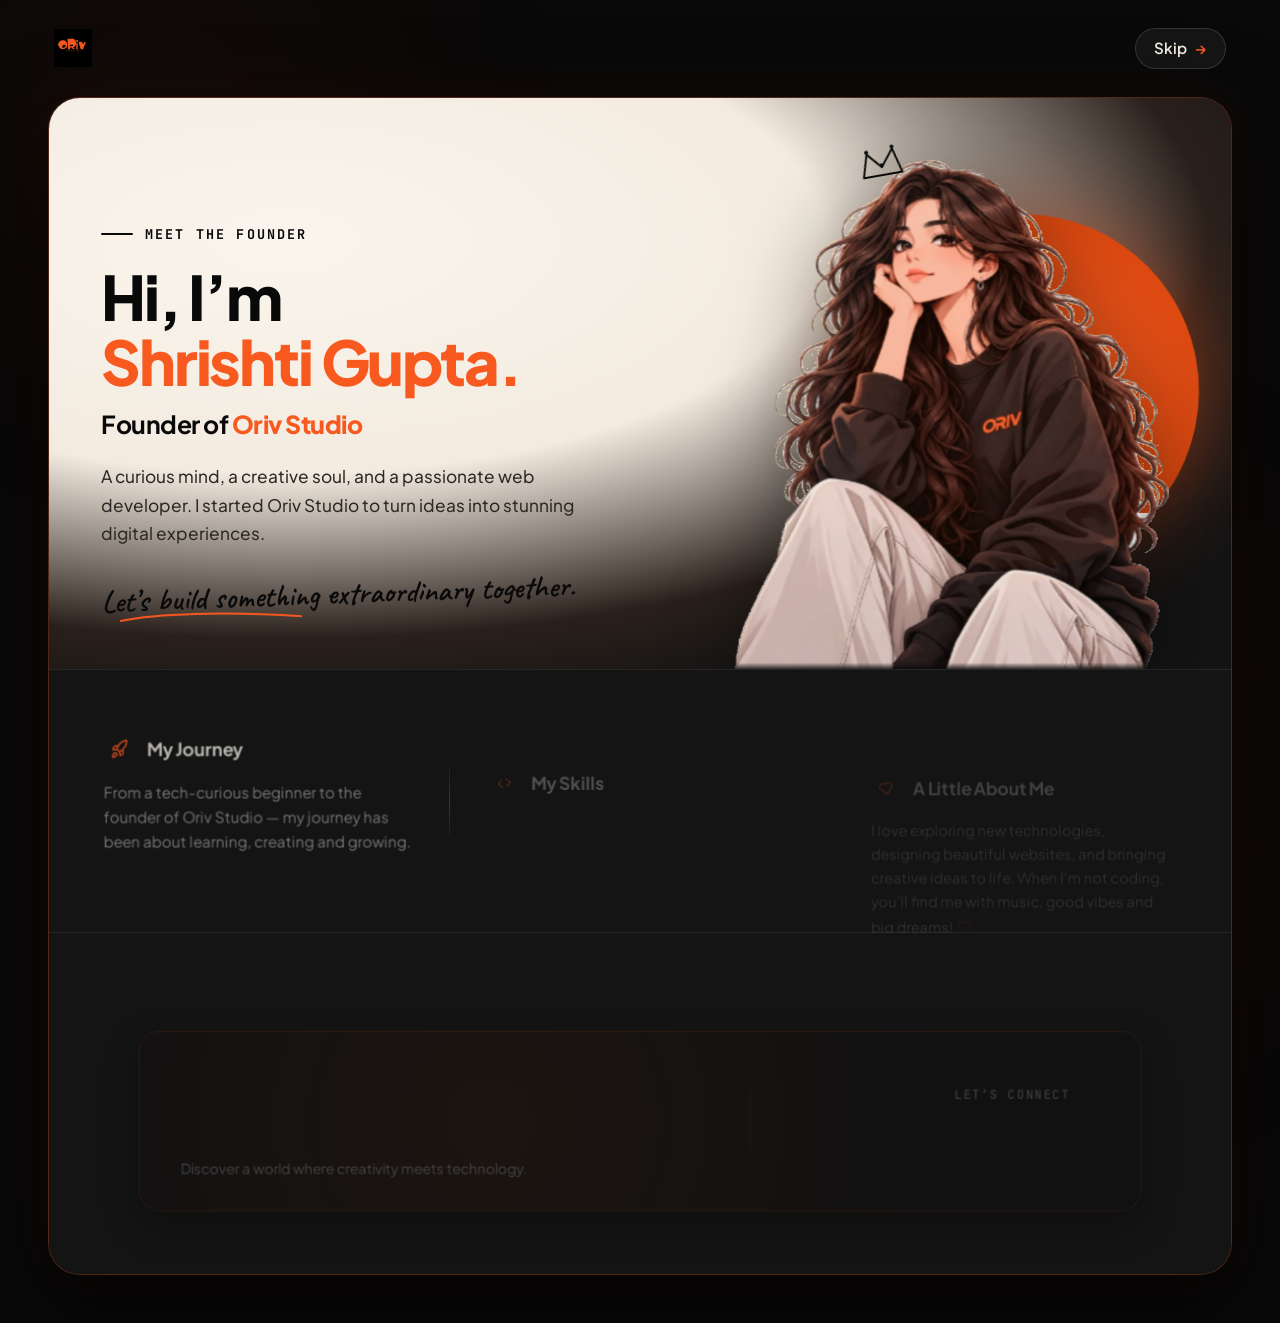
<file: index.html>
<!DOCTYPE html>
<html lang="en">
<head>
  <meta charset="UTF-8">
  <meta name="viewport" content="width=device-width, initial-scale=1.0">
  <meta name="description" content="Meet Shrishti Gupta, Founder of Oriv Studio. A creative technologist and web developer turning bold ideas into stunning digital experiences.">
  <meta name="theme-color" content="#090909">
  <title>Shrishti Gupta — Founder of ORIV STUDIO</title>

  <!-- Google Fonts: Editorial Serif, Clean Sans, Monospace & Expressive Handwriting -->
  <link rel="preconnect" href="https://fonts.googleapis.com">
  <link rel="preconnect" href="https://fonts.gstatic.com" crossorigin>
  <link href="https://fonts.googleapis.com/css2?family=Caveat:wght@500;600;700&family=JetBrains+Mono:wght@400;500;600&family=Playfair+Display:ital,wght@0,600;0,700;0,800;1,500;1,600&family=Plus+Jakarta+Sans:wght@300;400;500;600;700;800&display=swap" rel="stylesheet">

  <!-- Founder Dedicated Stylesheet -->
  <link rel="stylesheet" href="founder.css?v=2.3">
</head>
<body>
  <!-- Ambient Studio Lighting / Aura -->
  <div class="ambient-glow ambient-top-left" aria-hidden="true"></div>
  <div class="ambient-glow ambient-bottom-right" aria-hidden="true"></div>

  <!-- Page Wrapper Container -->
  <div class="founder-wrapper">

    <!-- Top Navigation Bar -->
    <header class="founder-header">
      <a href="studio.html" class="brand-link" aria-label="ORIV STUDIO Homepage">
        <img src="oriv-logo.png" alt="ORIV STUDIO Logo" class="brand-logo">
      </a>
      <a href="studio.html" class="skip-btn" id="skipBtn" aria-label="Skip to main website">
        <span>Skip</span>
        <span class="skip-arrow">→</span>
      </a>
    </header>

    <!-- Main Editorial Experience Card -->
    <main class="experience-card">

      <!-- ======================================================================
           Section A: HERO — MEET THE FOUNDER
           ====================================================================== -->
      <section class="hero-section" id="hero">
        <div class="hero-content">

          <!-- Category Pill / Line -->
          <div class="founder-tag">
            <span class="tag-line"></span>
            <span class="tag-text">MEET THE FOUNDER</span>
          </div>

          <!-- Main Oversized Editorial Headline -->
          <h1 class="founder-headline">
            Hi, I’m<br>
            <span class="highlight-orange">Shrishti Gupta.</span>
          </h1>

          <!-- Founder Role Subtitle -->
          <h2 class="founder-role">
            Founder of <span class="highlight-orange">Oriv Studio</span>
          </h2>

          <!-- Introductory Paragraph (Easily Editable Placeholder) -->
          <!-- EDITABLE: You can update your personal bio text here -->
          <p class="founder-bio">
            A curious mind, a creative soul, and a passionate web developer.
            I started Oriv Studio to turn ideas into stunning digital experiences.
          </p>

          <!-- Expressive Handwritten Accent Quote -->
          <!-- EDITABLE: Personal motto / handwriting quote -->
          <div class="handwritten-accent">
            <em>Let’s build something extraordinary together.</em>
            <svg class="handwritten-swoosh" viewBox="0 0 240 18" fill="none" xmlns="http://www.w3.org/2000/svg" aria-hidden="true">
              <path d="M4 12C50 3 140 2 236 10" stroke="#F8591F" stroke-width="2.5" stroke-linecap="round"/>
            </svg>
          </div>

          <!-- Decorative 4-point Sparkle Stars -->
          <span class="sparkle sparkle-1" aria-hidden="true">✦</span>
          <span class="sparkle sparkle-2" aria-hidden="true">✦</span>
        </div>

        <!-- Hero Avatar Illustration Column -->
        <div class="hero-visual">
          <div class="avatar-stage">
            <!-- Planetary Solar Ring Graphic Backdrop -->
            <div class="planet-ring" aria-hidden="true"></div>

            <!-- Hand-drawn Crown Doodle SVG -->
            <svg class="crown-doodle" viewBox="0 0 80 60" fill="none" xmlns="http://www.w3.org/2000/svg" aria-hidden="true">
              <path d="M10 50L20 15L40 38L60 12L70 50H10Z" stroke="#090909" stroke-width="3" stroke-linecap="round" stroke-linejoin="round"/>
              <circle cx="20" cy="12" r="3" fill="#090909"/>
              <circle cx="40" cy="35" r="3" fill="#090909"/>
              <circle cx="60" cy="9" r="3" fill="#090909"/>
            </svg>

            <!-- Illustrated Female Founder Character Avatar -->
            <img 
              src="founder-avatar.png?v=2.1" 
              alt="Illustrated avatar of Shrishti Gupta, Founder of Oriv Studio wearing a black ORIV hoodie" 
              class="founder-avatar-img"
              id="founderAvatar"
              loading="eager"
            >

            <!-- Floating Sparkle Accents -->
            <span class="sparkle sparkle-3" aria-hidden="true">✦</span>
            <span class="sparkle sparkle-4" aria-hidden="true">✦</span>
          </div>
        </div>
      </section>

      <!-- ======================================================================
           Section B, C, D: TRIPLE BENTO DETAILS (Journey, Skills, About Me)
           ====================================================================== -->
      <section class="details-section reveal-section" id="detailsSection" aria-label="Founder Details">

        <!-- Column B: MY JOURNEY (Editable Placeholder) -->
        <article class="detail-card reveal-card">
          <div class="card-header">
            <span class="card-icon rocket-icon" aria-hidden="true">
              <!-- Rocket SVG -->
              <svg viewBox="0 0 24 24" fill="none" stroke="#F8591F" stroke-width="2" stroke-linecap="round" stroke-linejoin="round">
                <path d="M4.5 16.5c-1.5 1.26-2 5-2 5s3.74-.5 5-2c.71-.84.7-2.13-.09-2.91a2.18 2.18 0 0 0-2.91-.09z"/>
                <path d="m12 15-3-3a22 22 0 0 1 2-3.95A12.88 12.88 0 0 1 22 2c0 2.72-.78 7.5-6 11a22.35 22.35 0 0 1-4 2z"/>
                <path d="M9 12H4s.55-3.03 2-4c1.62-1.08 5 0 5 0"/>
                <path d="M12 15v5s3.03-.55 4-2c1.08-1.62 0-5 0-5"/>
              </svg>
            </span>
            <h3 class="card-title">My Journey</h3>
          </div>
          <!-- EDITABLE: Update your journey narrative here -->
          <p class="card-body">
            From a tech-curious beginner to the founder of Oriv Studio —
            my journey has been about learning, creating and growing.
          </p>
        </article>

        <!-- Divider Line -->
        <div class="card-divider" aria-hidden="true"></div>

        <!-- Column C: MY SKILLS (Interactive Pill Tags) -->
        <article class="detail-card reveal-card">
          <div class="card-header">
            <span class="card-icon code-icon" aria-hidden="true">
              <!-- Code Brackets SVG -->
              <svg viewBox="0 0 24 24" fill="none" stroke="#F8591F" stroke-width="2" stroke-linecap="round" stroke-linejoin="round">
                <polyline points="16 18 22 12 16 6"/>
                <polyline points="8 6 2 12 8 18"/>
              </svg>
            </span>
            <h3 class="card-title">My Skills</h3>
          </div>
          <!-- EDITABLE: Add or edit verified skill badges -->
          <div class="skills-grid">
            <span class="skill-pill">Web Development</span>
            <span class="skill-pill">UI/UX Design</span>
            <span class="skill-pill">Creative Design</span>
            <span class="skill-pill">Problem Solving</span>
            <span class="skill-pill">Next.js</span>
            <span class="skill-pill">React</span>
            <span class="skill-pill skill-more">And More...</span>
          </div>
        </article>

        <!-- Divider Line -->
        <div class="card-divider" aria-hidden="true"></div>

        <!-- Column D: A LITTLE ABOUT ME (Editable Placeholder) -->
        <article class="detail-card reveal-card">
          <div class="card-header">
            <span class="card-icon heart-icon" aria-hidden="true">
              <!-- Heart SVG -->
              <svg viewBox="0 0 24 24" fill="none" stroke="#F8591F" stroke-width="2" stroke-linecap="round" stroke-linejoin="round">
                <path d="M19 14c1.49-1.46 3-3.21 3-5.5A5.5 5.5 0 0 0 16.5 3c-1.76 0-3 .5-4.5 2-1.5-1.5-2.74-2-4.5-2A5.5 5.5 0 0 0 2 8.5c0 2.3 1.5 4.05 3 5.5l7 7Z"/>
              </svg>
            </span>
            <h3 class="card-title">A Little About Me</h3>
          </div>
          <!-- EDITABLE: Update personal interests & passions -->
          <p class="card-body">
            I love exploring new technologies, designing beautiful websites,
            and bringing creative ideas to life. When I’m not coding, you’ll find me
            with music, good vibes and big dreams! <span class="heart-symbol">♡</span>
          </p>
        </article>

      </section>

      <!-- ======================================================================
           Section E: ENTER ORIV STUDIO CALL TO ACTION
           ====================================================================== -->
      <section class="enter-cta-section reveal-section" id="enterCtaSection" aria-label="Enter Studio">
        <div class="enter-cta-card reveal-card" id="enterCtaCard">

          <!-- Left CTA Action -->
          <div class="cta-left">
            <div class="cta-eyebrow">Ready to explore?</div>
            <a href="studio.html" class="enter-studio-btn" id="enterStudioBtn" aria-label="Enter Oriv Studio Homepage">
              <span class="enter-text">Enter <span class="highlight-orange">Oriv Studio</span></span>
              <span class="enter-arrow">→</span>
            </a>
            <p class="cta-tagline">Discover a world where creativity meets technology.</p>
          </div>

          <!-- Vertical CTA Divider -->
          <div class="cta-divider" aria-hidden="true"></div>

          <!-- Right Social Links Cluster -->
          <div class="cta-right">
            <div class="connect-label">Let’s Connect</div>
            <div class="social-links" aria-label="Founder Social Profiles">

              <!-- GitHub Link -->
              <a href="https://github.com/orivra7-del" target="_blank" rel="noopener noreferrer" class="social-circle" aria-label="GitHub Profile">
                <svg viewBox="0 0 24 24" fill="none" stroke="currentColor" stroke-width="2" stroke-linecap="round" stroke-linejoin="round">
                  <path d="M15 22v-4a4.8 4.8 0 0 0-1-3.5c3 0 6-2 6-5.5.08-1.25-.27-2.48-1-3.5.28-1.15.28-2.35 0-3.5 0 0-1 0-3 1.5-2.64-.5-5.36-.5-8 0C6 2 5 2 5 2c-.3 1.15-.3 2.35 0 3.5A5.403 5.403 0 0 0 4 9c0 3.5 3 5.5 6 5.5-.39.49-.68 1.05-.85 1.65-.17.6-.22 1.23-.15 1.85v4"/>
                  <path d="M9 18c-4.51 2-5-2-7-2"/>
                </svg>
              </a>

              <!-- Instagram Link -->
              <a href="https://www.instagram.com/orivstudio/" target="_blank" rel="noopener noreferrer" class="social-circle" aria-label="Instagram Profile">
                <svg viewBox="0 0 24 24" fill="none" stroke="currentColor" stroke-width="2" stroke-linecap="round" stroke-linejoin="round">
                  <rect width="20" height="20" x="2" y="2" rx="5" ry="5"/>
                  <path d="M16 11.37A4 4 0 1 1 12.63 8 4 4 0 0 1 16 11.37z"/>
                  <line x1="17.5" x2="17.51" y1="6.5" y2="6.5"/>
                </svg>
              </a>

              <!-- Email Mailto Link -->
              <a href="mailto:orivra7@gmail.com" class="social-circle" aria-label="Send Email">
                <svg viewBox="0 0 24 24" fill="none" stroke="currentColor" stroke-width="2" stroke-linecap="round" stroke-linejoin="round">
                  <path d="M4 4h16c1.1 0 2 .9 2 2v12c0 1.1-.9 2-2 2H4c-1.1 0-2-.9-2-2V6c0-1.1.9-2 2-2z"/>
                  <polyline points="22,6 12,13 2,6"/>
                </svg>
              </a>

            </div>
          </div>

        </div>
      </section>

      <!-- Bottom Studio Ethos Strip -->
      <footer class="experience-footer reveal-section">
        <div class="footer-rule"></div>
        <div class="footer-credo">
          <a href="privacy.html" style="color: var(--text-muted, #9E9A92); text-decoration: underline; font-size: 0.72rem; letter-spacing: 0.1em;">PRIVACY POLICY</a>
          <span class="credo-dot">•</span>
          <span>ORIV STUDIO</span>
          <span class="credo-dot">•</span>
          <span>BUILD</span>
          <span class="credo-dot">•</span>
          <span>CREATE</span>
          <span class="credo-dot">•</span>
          <span>INSPIRE</span>
        </div>
        <div class="footer-rule"></div>
      </footer>

    </main>

  </div>

  <!-- Interactive Experience Script -->
    <!-- GSAP & ScrollTrigger Animation Engine -->
  <script src="gsap.min.js"></script>
  <script src="ScrollTrigger.min.js"></script>
  <!-- Founder Interactive Experience Script -->
  <script src="founder.js?v=2.3"></script>
</body>
</html>
</file>
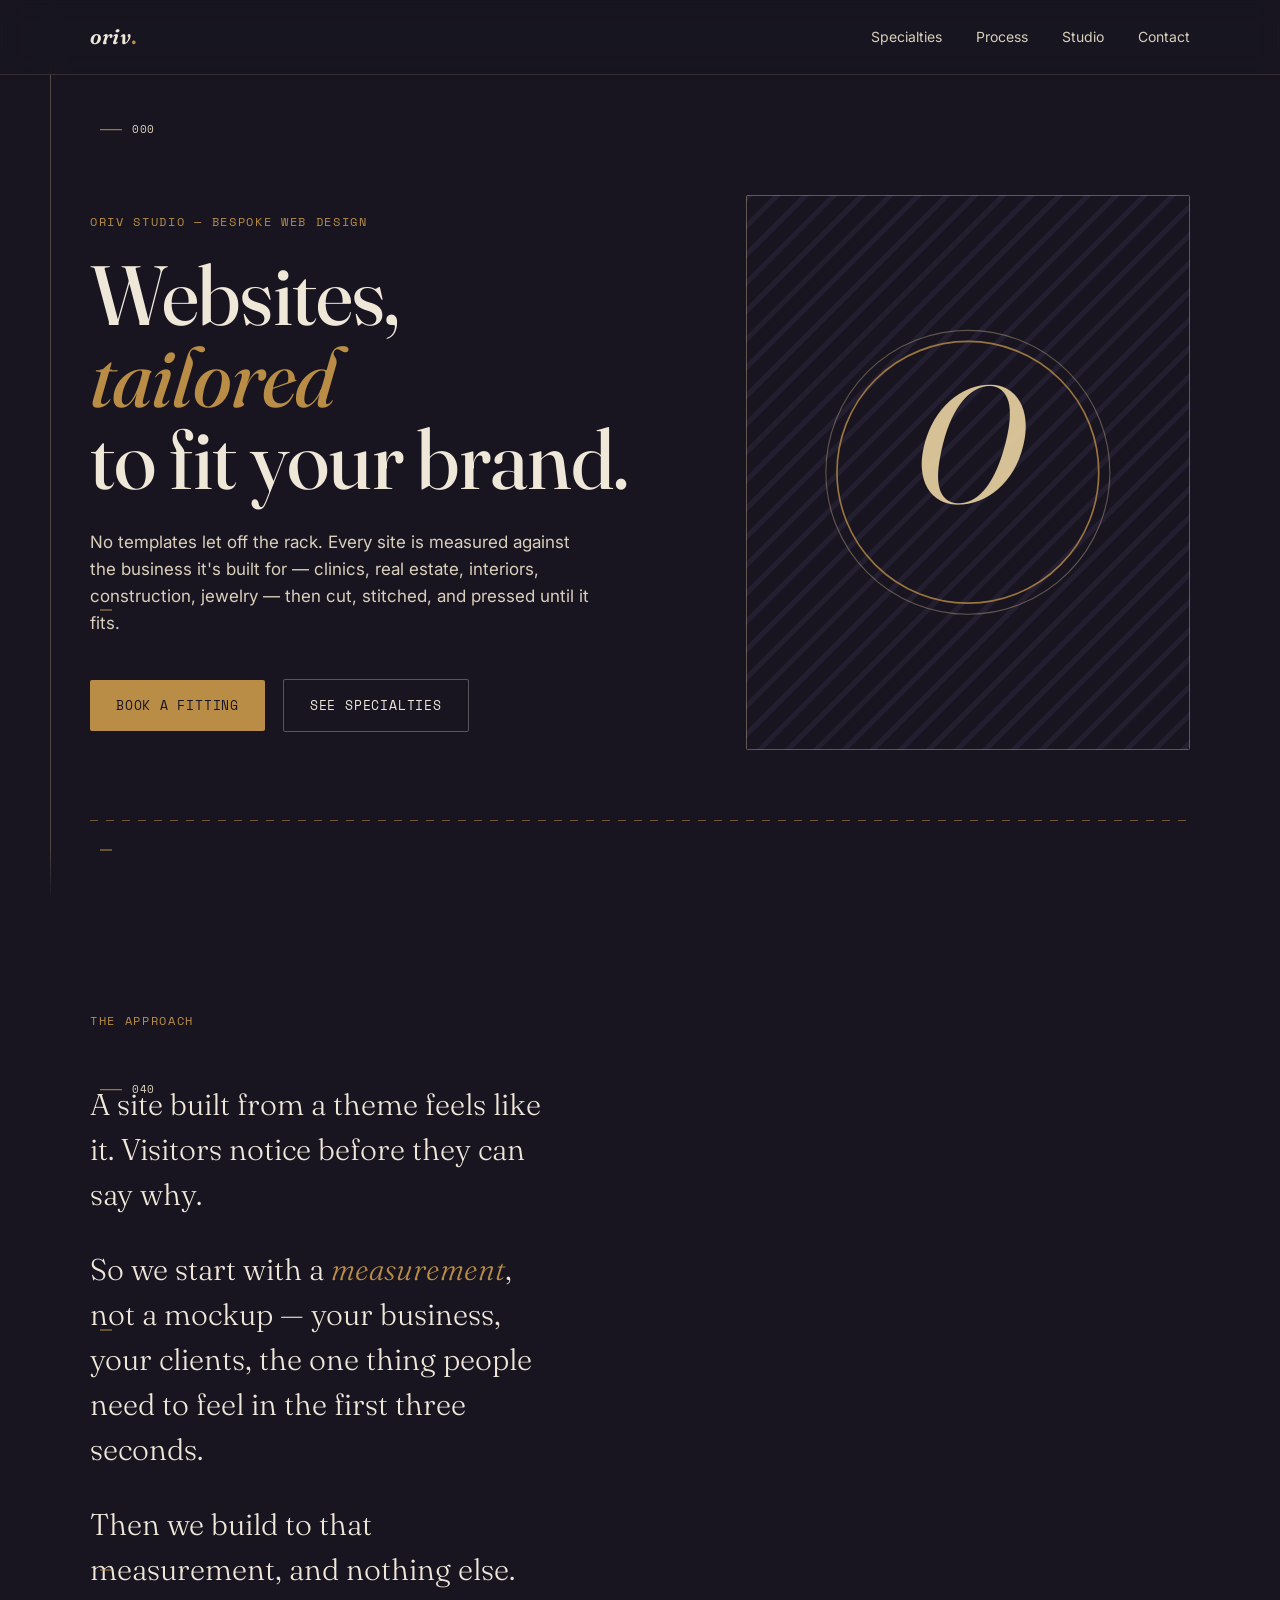
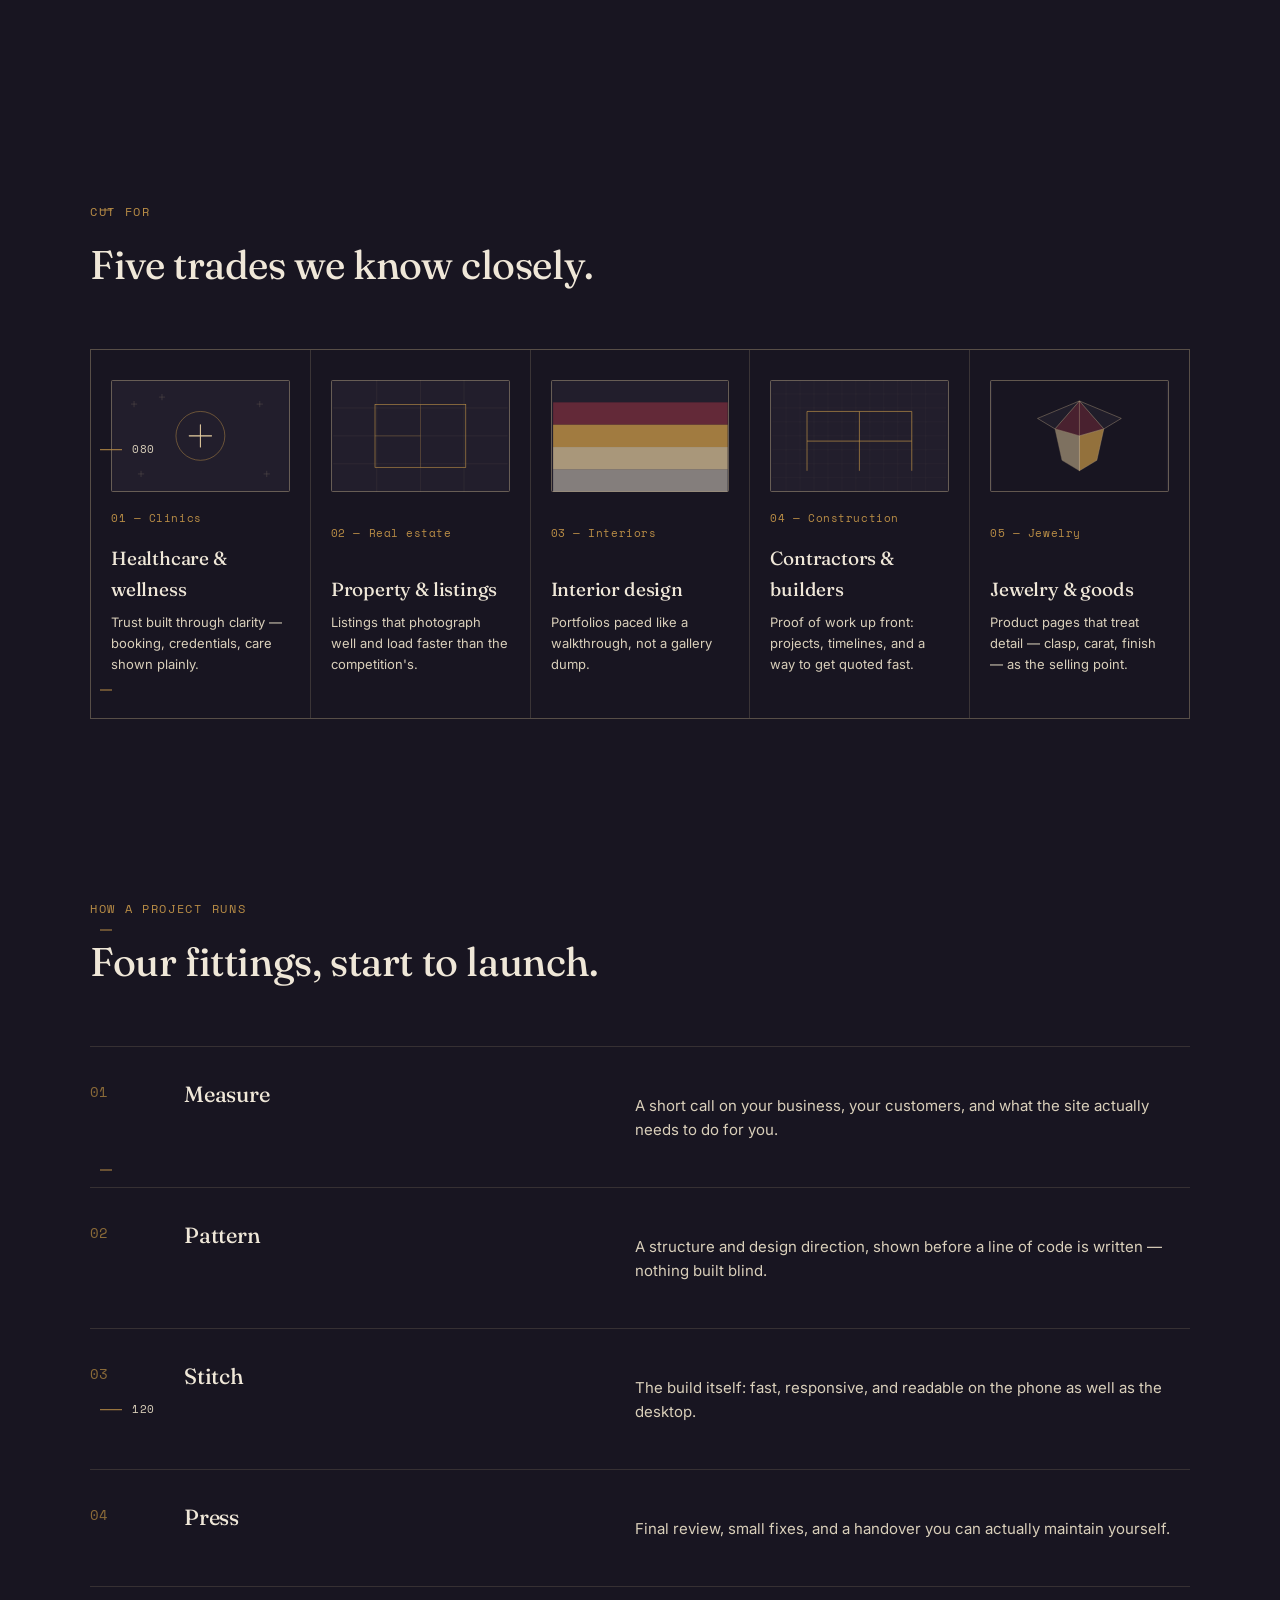
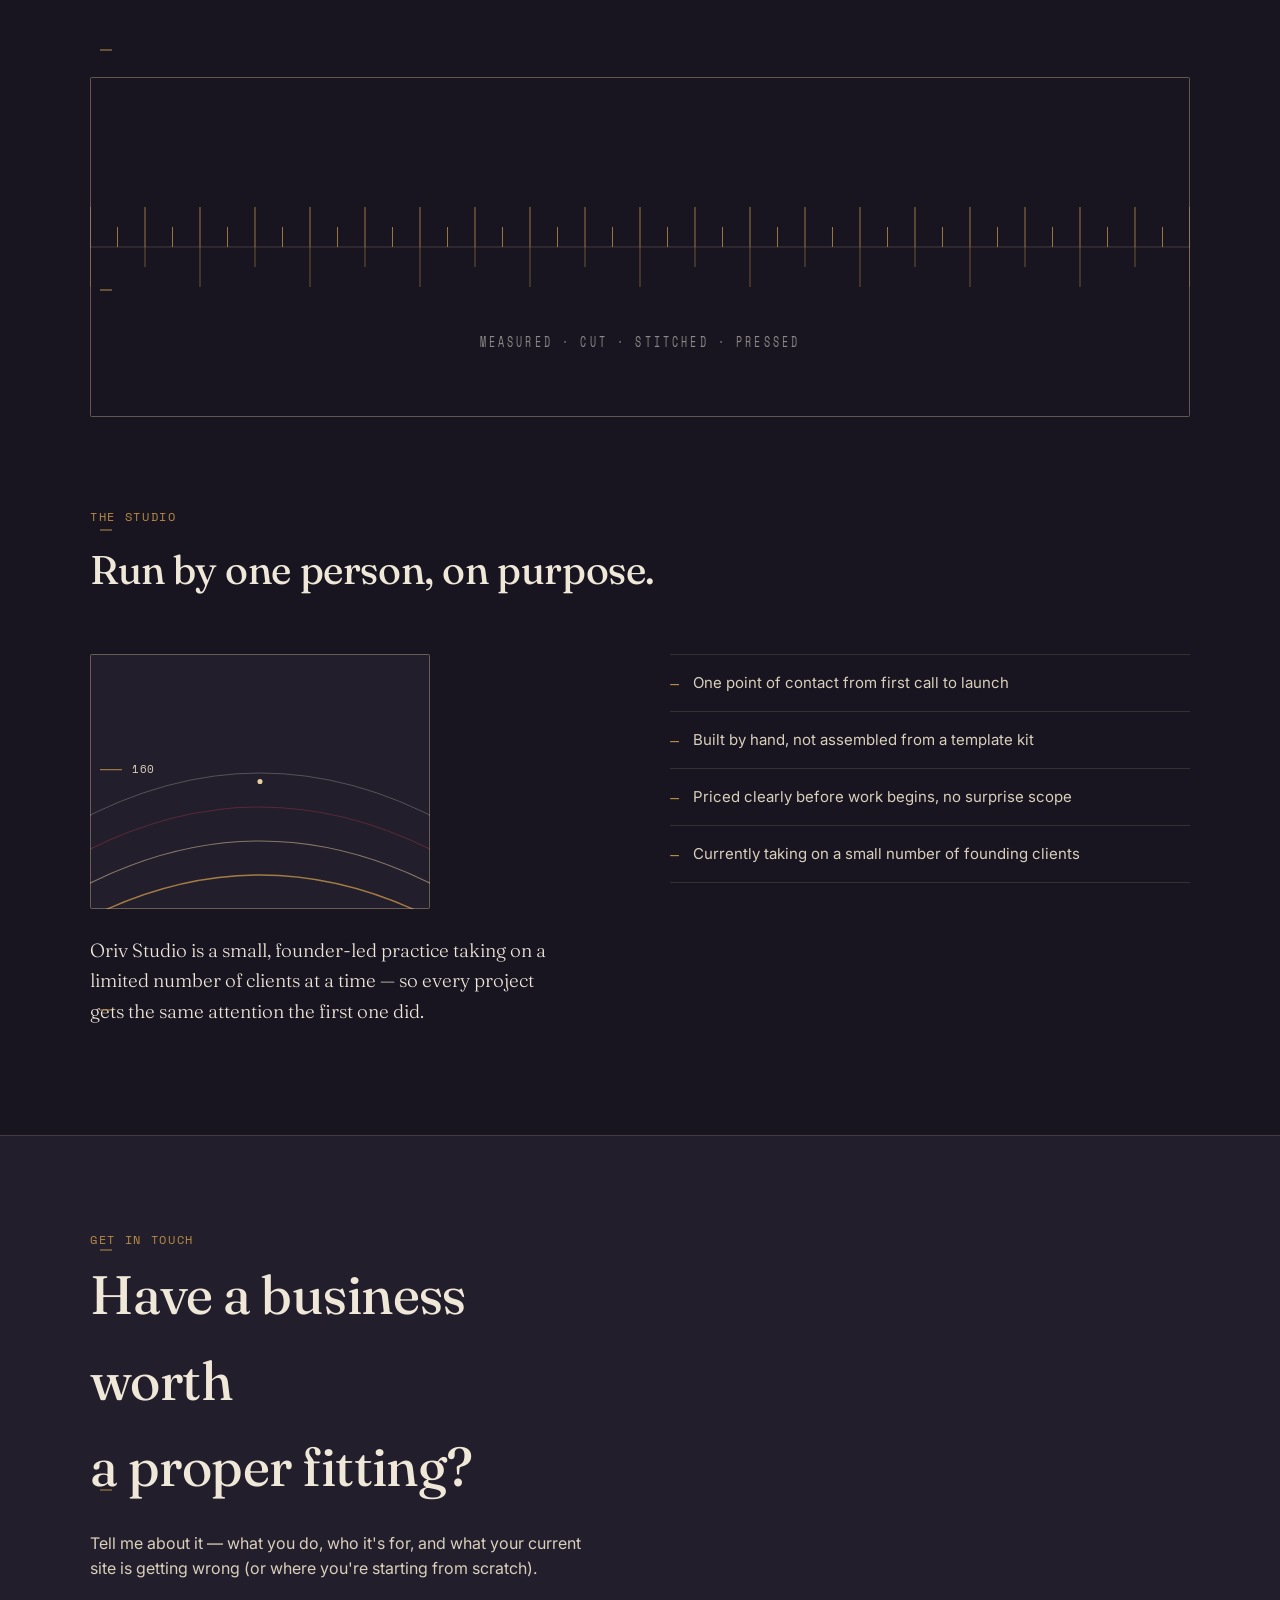
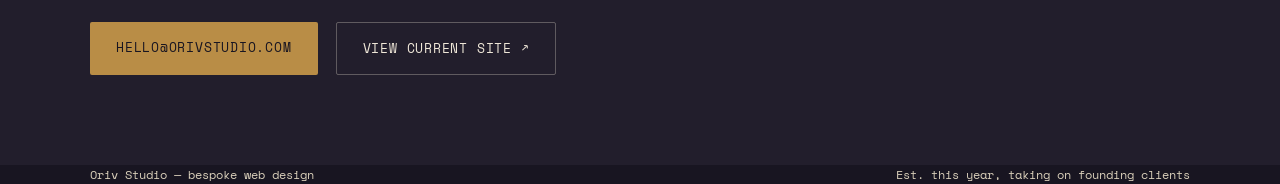
<file: Index.html>
<!DOCTYPE html>
<html lang="en">
<head>
<meta charset="UTF-8">
<meta name="viewport" content="width=device-width, initial-scale=1.0">
<title>Oriv Studio — Websites, tailored to fit.</title>
<link rel="preconnect" href="https://fonts.googleapis.com">
<link href="https://fonts.googleapis.com/css2?family=Fraunces:ital,opsz,wght@0,9..144,300;0,9..144,450;0,9..144,600;1,9..144,450;1,9..144,600&family=Inter:wght@400;500;600&family=Space+Mono:wght@400;700&display=swap" rel="stylesheet">
<style>
  :root{
    --ink:#181521;
    --ink-2:#221e2c;
    --paper:#efe7d8;
    --paper-dim:#d9cfba;
    --brass:#b98d46;
    --brass-soft:#8a6a38;
    --burgundy:#7c3140;
    --thread:#e7cfa0;
  }

  *{ box-sizing:border-box; }
  html{ scroll-behavior:smooth; }
  body{
    margin:0;
    background:var(--ink);
    color:var(--paper);
    font-family:'Inter',sans-serif;
    font-size:16px;
    line-height:1.6;
    overflow-x:hidden;
  }

  @media (prefers-reduced-motion: reduce){
    *{ animation-duration:0.01ms !important; animation-iteration-count:1 !important; transition-duration:0.01ms !important; scroll-behavior:auto !important; }
  }

  h1,h2,h3{
    font-family:'Fraunces', serif;
    font-weight:450;
    margin:0;
    letter-spacing:-0.01em;
  }

  .eyebrow{
    font-family:'Space Mono', monospace;
    font-size:12px;
    letter-spacing:0.14em;
    text-transform:uppercase;
    color:var(--brass);
  }

  a{ color:inherit; }

  /* ---------- layout shell ---------- */
  .wrap{
    max-width:1180px;
    margin:0 auto;
    padding:0 40px;
  }
  @media (max-width:640px){ .wrap{ padding:0 22px; } }

  /* ---------- signature: the tape measure spine ---------- */
  .spine{
    position:fixed;
    top:0; left:50px;
    width:1px;
    height:100%;
    background:linear-gradient(to bottom, transparent, rgba(233,209,160,0.28) 6%, rgba(233,209,160,0.28) 94%, transparent);
    z-index:1;
    pointer-events:none;
  }
  .spine::before, .spine::after{
    content:'';
  }
  @media (max-width:900px){ .spine{ display:none; } }

  .tick{
    position:absolute;
    left:50px;
    display:flex;
    align-items:center;
    gap:10px;
    transform:translateY(-50%);
  }
  .tick .mark{ width:14px; height:1px; background:var(--brass); }
  .tick .num{
    font-family:'Space Mono', monospace;
    font-size:11px;
    color:var(--paper-dim);
    letter-spacing:0.05em;
  }

  /* ---------- nav ---------- */
  header{
    position:sticky; top:0; z-index:20;
    background:rgba(24,21,33,0.86);
    backdrop-filter:blur(10px);
    border-bottom:1px solid rgba(233,209,160,0.14);
  }
  nav.wrap{
    display:flex; align-items:center; justify-content:space-between;
    height:74px;
  }
  .logo{
    font-family:'Fraunces', serif;
    font-style:italic;
    font-weight:600;
    font-size:21px;
    letter-spacing:0.01em;
  }
  .logo span{ color:var(--brass); font-style:normal; }
  .navlinks{ display:flex; gap:34px; font-size:14px; }
  .navlinks a{
    text-decoration:none; color:var(--paper-dim);
    transition:color .2s ease;
    position:relative;
  }
  .navlinks a:hover, .navlinks a:focus-visible{ color:var(--paper); }
  .navlinks a:focus-visible{ outline:1px solid var(--brass); outline-offset:4px; }
  @media (max-width:640px){ .navlinks{ display:none; } }

  /* ---------- hero ---------- */
  .hero{
    padding:120px 0 100px;
    position:relative;
  }
  .hero .eyebrow{ display:block; margin-bottom:22px; }
  .hero h1{
    font-size:clamp(42px, 7vw, 84px);
    line-height:0.98;
    max-width:11ch;
  }
  .hero h1 em{
    font-style:italic;
    font-weight:450;
    color:var(--brass);
  }
  .hero .lede{
    margin-top:28px;
    max-width:46ch;
    color:var(--paper-dim);
    font-size:17px;
  }
  .hero .cta-row{
    margin-top:42px;
    display:flex;
    gap:18px;
    align-items:center;
    flex-wrap:wrap;
  }
  .btn{
    display:inline-block;
    font-family:'Space Mono', monospace;
    font-size:13px;
    letter-spacing:0.06em;
    text-transform:uppercase;
    text-decoration:none;
    padding:15px 26px;
    border-radius:2px;
    transition:transform .25s ease, background .25s ease, color .25s ease;
  }
  .btn-primary{
    background:var(--brass);
    color:var(--ink);
  }
  .btn-primary:hover{ transform:translateY(-2px); background:var(--thread); }
  .btn-ghost{
    color:var(--paper);
    border:1px solid rgba(239,231,216,0.3);
  }
  .btn-ghost:hover{ border-color:var(--brass); color:var(--brass); }

  .stitch{
    margin-top:70px;
    height:1px;
    background-image:repeating-linear-gradient(to right, var(--brass) 0 8px, transparent 8px 16px);
    opacity:0.55;
  }

  /* ---------- section scaffolding ---------- */
  section{ padding:90px 0; position:relative; }
  .section-head{ margin-bottom:52px; max-width:60ch; }
  .section-head h2{ font-size:clamp(28px,4vw,40px); margin-top:12px; }
  .section-head .eyebrow{ display:block; }

  .reveal{
    opacity:0;
    transform:translateY(18px);
    transition:opacity .7s ease, transform .7s ease;
  }
  .reveal.in{ opacity:1; transform:translateY(0); }

  /* ---------- manifesto ---------- */
  .manifesto p{
    font-family:'Fraunces', serif;
    font-weight:300;
    font-size:clamp(21px,2.6vw,30px);
    line-height:1.5;
    max-width:24ch;
    color:var(--paper);
  }
  .manifesto p + p{ margin-top:26px; }
  .manifesto .accent{ color:var(--brass); font-style:italic; }

  /* ---------- specialties / swatches ---------- */
  .swatches{
    display:grid;
    grid-template-columns:repeat(5, 1fr);
    gap:1px;
    background:rgba(233,209,160,0.16);
    border:1px solid rgba(233,209,160,0.16);
  }
  @media (max-width:900px){ .swatches{ grid-template-columns:repeat(2,1fr); } }
  @media (max-width:520px){ .swatches{ grid-template-columns:1fr; } }
  .swatch{
    background:var(--ink);
    padding:30px 20px;
    min-height:190px;
    display:flex; flex-direction:column; justify-content:space-between;
    transition:background .3s ease;
  }
  .swatch:hover{ background:var(--ink-2); }
  .swatch .tag{
    font-family:'Space Mono', monospace;
    font-size:11px;
    color:var(--brass);
    letter-spacing:0.05em;
  }
  .swatch h3{ font-size:19px; margin-top:16px; font-weight:450; }
  .swatch p{ font-size:13px; color:var(--paper-dim); margin-top:8px; }

  /* ---------- process ---------- */
  .process-list{ display:flex; flex-direction:column; }
  .process-item{
    display:grid;
    grid-template-columns:70px 1fr 1.3fr;
    gap:24px;
    padding:30px 0;
    border-top:1px solid rgba(233,209,160,0.14);
    align-items:start;
  }
  .process-list .process-item:last-child{ border-bottom:1px solid rgba(233,209,160,0.14); }
  @media (max-width:700px){ .process-item{ grid-template-columns:44px 1fr; } .process-item .desc{ grid-column:1 / -1; padding-left:0; } }
  .process-item .num{
    font-family:'Space Mono', monospace;
    color:var(--brass-soft);
    font-size:14px;
    padding-top:4px;
  }
  .process-item h3{ font-size:22px; }
  .process-item .desc{ color:var(--paper-dim); font-size:15px; padding-top:2px; }

  /* ---------- studio ---------- */
  .studio-grid{
    display:grid;
    grid-template-columns:1fr 1fr;
    gap:60px;
    align-items:start;
  }
  @media (max-width:800px){ .studio-grid{ grid-template-columns:1fr; gap:34px; } }
  .studio-grid .principles{ list-style:none; margin:0; padding:0; }
  .studio-grid .principles li{
    padding:16px 0;
    border-top:1px solid rgba(233,209,160,0.14);
    font-size:15px;
    color:var(--paper-dim);
    display:flex; gap:14px;
  }
  .studio-grid .principles li:last-child{ border-bottom:1px solid rgba(233,209,160,0.14); }
  .studio-grid .principles .mark{ color:var(--brass); font-family:'Space Mono',monospace; }

  /* ---------- contact ---------- */
  .contact{
    background:var(--ink-2);
    border-top:1px solid rgba(233,209,160,0.16);
  }
  .contact h2{ font-size:clamp(32px,5vw,54px); max-width:14ch; }
  .contact .lede{ color:var(--paper-dim); max-width:50ch; margin-top:20px; font-size:16px; }
  .contact-row{ margin-top:40px; display:flex; gap:18px; flex-wrap:wrap; }

  /* ---------- imagery: bespoke SVG textures, palette-native ---------- */
  .media{
    position:relative;
    overflow:hidden;
    border-radius:2px;
    background:var(--ink-2);
  }
  .media svg{
    display:block;
    width:100%;
    height:100%;
  }
  .media::before{
    content:'';
    position:absolute;
    inset:0;
    border:1px solid rgba(233,209,160,0.35);
    z-index:2;
    pointer-events:none;
  }

  .hero-grid{
    display:grid;
    grid-template-columns:1.15fr 0.85fr;
    gap:56px;
    align-items:center;
  }
  @media (max-width:860px){ .hero-grid{ grid-template-columns:1fr; } }
  .hero-media{ aspect-ratio:4/5; }
  @media (max-width:860px){ .hero-media{ aspect-ratio:16/10; } }

  .swatch .media{ aspect-ratio:16/10; margin-bottom:18px; }

  .strip{
    height:340px;
    margin:0;
  }
  @media (max-width:640px){ .strip{ height:220px; } }

  .studio-media{ aspect-ratio:4/3; margin-bottom:26px; }

  footer{
    padding:36px 0 50px;
    display:flex; justify-content:space-between; flex-wrap:wrap; gap:14px;
    font-size:12px;
    color:var(--paper-dim);
    font-family:'Space Mono', monospace;
  }
</style>
</head>
<body>

<div class="spine" id="spine"></div>

<header>
  <nav class="wrap">
    <div class="logo">oriv<span>.</span></div>
    <div class="navlinks">
      <a href="#work">Specialties</a>
      <a href="#process">Process</a>
      <a href="#studio">Studio</a>
      <a href="#contact">Contact</a>
    </div>
  </nav>
</header>

<main class="wrap">

  <section class="hero">
    <div class="hero-grid">
      <div>
        <span class="eyebrow">Oriv Studio — Bespoke web design</span>
        <h1>Websites, <em>tailored</em><br>to fit your brand.</h1>
        <p class="lede">No templates let off the rack. Every site is measured against the business it's built for — clinics, real estate, interiors, construction, jewelry — then cut, stitched, and pressed until it fits.</p>
        <div class="cta-row">
          <a class="btn btn-primary" href="#contact">Book a fitting</a>
          <a class="btn btn-ghost" href="#work">See specialties</a>
        </div>
      </div>
      <div class="media hero-media">
        <svg viewBox="0 0 400 500" xmlns="http://www.w3.org/2000/svg" role="img" aria-label="Woven texture with the Oriv monogram">
          <rect width="400" height="500" fill="#181521"/>
          <defs>
            <pattern id="weave" width="18" height="18" patternUnits="userSpaceOnUse" patternTransform="rotate(45)">
              <rect width="18" height="18" fill="#181521"/>
              <line x1="0" y1="0" x2="0" y2="18" stroke="#241f30" stroke-width="9"/>
            </pattern>
          </defs>
          <rect width="400" height="500" fill="url(#weave)"/>
          <circle cx="200" cy="250" r="118" fill="none" stroke="#b98d46" stroke-width="1.5" opacity="0.8"/>
          <circle cx="200" cy="250" r="128" fill="none" stroke="#e7cfa0" stroke-width="1" opacity="0.35"/>
          <text x="200" y="278" font-family="Fraunces, serif" font-size="150" font-style="italic" fill="#e7cfa0" text-anchor="middle" opacity="0.92">O</text>
        </svg>
      </div>
    </div>
    <div class="stitch"></div>
  </section>

  <section class="manifesto reveal" id="manifesto">
    <div class="section-head">
      <span class="eyebrow">The approach</span>
    </div>
    <p>A site built from a theme feels like it. Visitors notice before they can say why.</p>
    <p>So we start with a <span class="accent">measurement</span>, not a mockup — your business, your clients, the one thing people need to feel in the first three seconds.</p>
    <p>Then we build to that measurement, and nothing else.</p>
  </section>

  <section id="work">
    <div class="section-head reveal">
      <span class="eyebrow">Cut for</span>
      <h2>Five trades we know closely.</h2>
    </div>
    <div class="swatches reveal">
      <div class="swatch">
        <div class="media">
          <svg viewBox="0 0 500 320" xmlns="http://www.w3.org/2000/svg" role="img" aria-label="Soft cross grid pattern representing calm clinical care">
            <rect width="500" height="320" fill="#221e2c"/>
            <g stroke="#e7cfa0" stroke-width="1.4" opacity="0.28">
              <path d="M60 60 v18 M51 69 h18 M140 40 v18 M131 49 h18 M420 60 v18 M411 69 h18 M440 260 v18 M431 269 h18 M80 260 v18 M71 269 h18"/>
            </g>
            <circle cx="250" cy="160" r="70" fill="none" stroke="#b98d46" stroke-width="1.6" opacity="0.85"/>
            <path d="M250 128 v64 M218 160 h64" stroke="#e7cfa0" stroke-width="3" stroke-linecap="round"/>
          </svg>
        </div>
        <span class="tag">01 — Clinics</span>
        <div>
          <h3>Healthcare & wellness</h3>
          <p>Trust built through clarity — booking, credentials, care shown plainly.</p>
        </div>
      </div>
      <div class="swatch">
        <div class="media">
          <svg viewBox="0 0 500 320" xmlns="http://www.w3.org/2000/svg" role="img" aria-label="Architectural floor plan outline">
            <rect width="500" height="320" fill="#221e2c"/>
            <g fill="none" stroke="#e7cfa0" stroke-width="1" opacity="0.18">
              <line x1="0" y1="80" x2="500" y2="80"/><line x1="0" y1="160" x2="500" y2="160"/><line x1="0" y1="240" x2="500" y2="240"/>
              <line x1="125" y1="0" x2="125" y2="320"/><line x1="250" y1="0" x2="250" y2="320"/><line x1="375" y1="0" x2="375" y2="320"/>
            </g>
            <rect x="120" y="70" width="260" height="180" fill="none" stroke="#b98d46" stroke-width="1.8"/>
            <line x1="250" y1="70" x2="250" y2="250" stroke="#b98d46" stroke-width="1.2" opacity="0.7"/>
            <line x1="120" y1="160" x2="250" y2="160" stroke="#b98d46" stroke-width="1.2" opacity="0.7"/>
          </svg>
        </div>
        <span class="tag">02 — Real estate</span>
        <div>
          <h3>Property & listings</h3>
          <p>Listings that photograph well and load faster than the competition's.</p>
        </div>
      </div>
      <div class="swatch">
        <div class="media">
          <svg viewBox="0 0 500 320" xmlns="http://www.w3.org/2000/svg" role="img" aria-label="Stacked color swatch bands">
            <rect width="500" height="320" fill="#181521"/>
            <rect y="0" width="500" height="64" fill="#221e2c"/>
            <rect y="64" width="500" height="64" fill="#7c3140" opacity="0.75"/>
            <rect y="128" width="500" height="64" fill="#b98d46" opacity="0.85"/>
            <rect y="192" width="500" height="64" fill="#e7cfa0" opacity="0.7"/>
            <rect y="256" width="500" height="64" fill="#efe7d8" opacity="0.5"/>
          </svg>
        </div>
        <span class="tag">03 — Interiors</span>
        <div>
          <h3>Interior design</h3>
          <p>Portfolios paced like a walkthrough, not a gallery dump.</p>
        </div>
      </div>
      <div class="swatch">
        <div class="media">
          <svg viewBox="0 0 500 320" xmlns="http://www.w3.org/2000/svg" role="img" aria-label="Blueprint grid with a structural frame">
            <rect width="500" height="320" fill="#221e2c"/>
            <g stroke="#e7cfa0" stroke-width="0.6" opacity="0.15">
              <line x1="0" y1="40" x2="500" y2="40"/><line x1="0" y1="80" x2="500" y2="80"/><line x1="0" y1="120" x2="500" y2="120"/><line x1="0" y1="160" x2="500" y2="160"/><line x1="0" y1="200" x2="500" y2="200"/><line x1="0" y1="240" x2="500" y2="240"/><line x1="0" y1="280" x2="500" y2="280"/>
              <line x1="40" y1="0" x2="40" y2="320"/><line x1="80" y1="0" x2="80" y2="320"/><line x1="120" y1="0" x2="120" y2="320"/><line x1="160" y1="0" x2="160" y2="320"/><line x1="200" y1="0" x2="200" y2="320"/><line x1="240" y1="0" x2="240" y2="320"/><line x1="280" y1="0" x2="280" y2="320"/><line x1="320" y1="0" x2="320" y2="320"/><line x1="360" y1="0" x2="360" y2="320"/><line x1="400" y1="0" x2="400" y2="320"/><line x1="440" y1="0" x2="440" y2="320"/>
            </g>
            <path d="M100 260 L100 90 L400 90 L400 260 M100 175 L400 175 M250 90 L250 260" fill="none" stroke="#b98d46" stroke-width="2"/>
          </svg>
        </div>
        <span class="tag">04 — Construction</span>
        <div>
          <h3>Contractors & builders</h3>
          <p>Proof of work up front: projects, timelines, and a way to get quoted fast.</p>
        </div>
      </div>
      <div class="swatch">
        <div class="media">
          <svg viewBox="0 0 500 320" xmlns="http://www.w3.org/2000/svg" role="img" aria-label="Faceted gem pattern">
            <rect width="500" height="320" fill="#181521"/>
            <g stroke="#e7cfa0" stroke-width="1" opacity="0.9">
              <polygon points="250,60 320,140 250,160 180,140" fill="#7c3140" opacity="0.55"/>
              <polygon points="250,160 320,140 300,230 250,260" fill="#b98d46" opacity="0.85"/>
              <polygon points="250,160 180,140 200,230 250,260" fill="#e7cfa0" opacity="0.55"/>
              <polygon points="180,140 250,60 130,110" fill="#221e2c"/>
              <polygon points="320,140 250,60 370,110" fill="#221e2c"/>
              <line x1="250" y1="60" x2="250" y2="260"/>
            </g>
          </svg>
        </div>
        <span class="tag">05 — Jewelry</span>
        <div>
          <h3>Jewelry & goods</h3>
          <p>Product pages that treat detail — clasp, carat, finish — as the selling point.</p>
        </div>
      </div>
    </div>
  </section>

  <section id="process">
    <div class="section-head reveal">
      <span class="eyebrow">How a project runs</span>
      <h2>Four fittings, start to launch.</h2>
    </div>
    <div class="process-list reveal">
      <div class="process-item">
        <span class="num">01</span>
        <h3>Measure</h3>
        <p class="desc">A short call on your business, your customers, and what the site actually needs to do for you.</p>
      </div>
      <div class="process-item">
        <span class="num">02</span>
        <h3>Pattern</h3>
        <p class="desc">A structure and design direction, shown before a line of code is written — nothing built blind.</p>
      </div>
      <div class="process-item">
        <span class="num">03</span>
        <h3>Stitch</h3>
        <p class="desc">The build itself: fast, responsive, and readable on the phone as well as the desktop.</p>
      </div>
      <div class="process-item">
        <span class="num">04</span>
        <h3>Press</h3>
        <p class="desc">Final review, small fixes, and a handover you can actually maintain yourself.</p>
      </div>
    </div>
  </section>

  <div class="media strip reveal">
    <svg viewBox="0 0 1600 340" xmlns="http://www.w3.org/2000/svg" preserveAspectRatio="none" role="img" aria-label="A wide measuring tape pattern">
      <rect width="1600" height="340" fill="#181521"/>
      <line x1="0" y1="170" x2="1600" y2="170" stroke="#e7cfa0" stroke-width="1" opacity="0.25"/>
      <g stroke="#b98d46">
        <!-- major/minor ticks every 40px across 1600, alternating heights -->
        <path d="M0,170 v-40 M40,170 v-20 M80,170 v-40 M120,170 v-20 M160,170 v-40 M200,170 v-20 M240,170 v-40 M280,170 v-20 M320,170 v-40 M360,170 v-20 M400,170 v-40 M440,170 v-20 M480,170 v-40 M520,170 v-20 M560,170 v-40 M600,170 v-20 M640,170 v-40 M680,170 v-20 M720,170 v-40 M760,170 v-20 M800,170 v-40 M840,170 v-20 M880,170 v-40 M920,170 v-20 M960,170 v-40 M1000,170 v-20 M1040,170 v-40 M1080,170 v-20 M1120,170 v-40 M1160,170 v-20 M1200,170 v-40 M1240,170 v-20 M1280,170 v-40 M1320,170 v-20 M1360,170 v-40 M1400,170 v-20 M1440,170 v-40 M1480,170 v-20 M1520,170 v-40 M1560,170 v-20 M1600,170 v-40" stroke-width="1.5" opacity="0.8"/>
        <path d="M0,170 v40 M80,170 v20 M160,170 v40 M240,170 v20 M320,170 v40 M400,170 v20 M480,170 v40 M560,170 v20 M640,170 v40 M720,170 v20 M800,170 v40 M880,170 v20 M960,170 v40 M1040,170 v20 M1120,170 v40 M1200,170 v20 M1280,170 v40 M1360,170 v20 M1440,170 v40 M1520,170 v20 M1600,170 v40" stroke-width="1.5" opacity="0.5"/>
      </g>
      <text x="800" y="270" font-family="Space Mono, monospace" font-size="15" letter-spacing="4" fill="#efe7d8" text-anchor="middle" opacity="0.55">MEASURED · CUT · STITCHED · PRESSED</text>
    </svg>
  </div>

  <section id="studio">
    <div class="section-head reveal">
      <span class="eyebrow">The studio</span>
      <h2>Run by one person, on purpose.</h2>
    </div>
    <div class="studio-grid reveal">
      <div>
        <div class="media studio-media" style="max-width:340px;">
          <svg viewBox="0 0 400 300" xmlns="http://www.w3.org/2000/svg" role="img" aria-label="Abstract layered arcs representing careful, folded craft">
            <rect width="400" height="300" fill="#221e2c"/>
            <path d="M-20 320 Q200 200 420 320" fill="none" stroke="#b98d46" stroke-width="1.6" opacity="0.85"/>
            <path d="M-20 280 Q200 160 420 280" fill="none" stroke="#e7cfa0" stroke-width="1.2" opacity="0.5"/>
            <path d="M-20 240 Q200 120 420 240" fill="none" stroke="#7c3140" stroke-width="1.2" opacity="0.6"/>
            <path d="M-20 200 Q200 80 420 200" fill="none" stroke="#efe7d8" stroke-width="1" opacity="0.3"/>
            <circle cx="200" cy="150" r="3" fill="#e7cfa0"/>
          </svg>
        </div>
        <p style="font-family:'Fraunces',serif; font-size:19px; font-weight:300; line-height:1.6; max-width:38ch;">
          Oriv Studio is a small, founder-led practice taking on a limited number of clients at a time — so every project gets the same attention the first one did.
        </p>
      </div>
      <ul class="principles">
        <li><span class="mark">—</span> One point of contact from first call to launch</li>
        <li><span class="mark">—</span> Built by hand, not assembled from a template kit</li>
        <li><span class="mark">—</span> Priced clearly before work begins, no surprise scope</li>
        <li><span class="mark">—</span> Currently taking on a small number of founding clients</li>
      </ul>
    </div>
  </section>

</main>

<section class="contact" id="contact">
  <div class="wrap">
    <span class="eyebrow">Get in touch</span>
    <h2>Have a business worth<br>a proper fitting?</h2>
    <p class="lede">Tell me about it — what you do, who it's for, and what your current site is getting wrong (or where you're starting from scratch).</p>
    <div class="contact-row">
      <a class="btn btn-primary" href="mailto:hello@orivstudio.com">hello@orivstudio.com</a>
      <a class="btn btn-ghost" href="https://orivstudio.framer.website" target="_blank" rel="noopener">View current site ↗</a>
    </div>
  </div>
</section>

<footer class="wrap">
  <span>Oriv Studio — bespoke web design</span>
  <span>Est. this year, taking on founding clients</span>
</footer>

<script>
  // scroll reveal
  const revealEls = document.querySelectorAll('.reveal');
  const io = new IntersectionObserver((entries)=>{
    entries.forEach(e=>{
      if(e.isIntersecting){ e.target.classList.add('in'); io.unobserve(e.target); }
    });
  }, { threshold: 0.15 });
  revealEls.forEach(el=>io.observe(el));

  // tape-measure spine ticks, generated to match section positions
  const spine = document.getElementById('spine');
  function buildTicks(){
    spine.innerHTML = '';
    const total = document.body.scrollHeight;
    const count = Math.floor(total / 240);
    for(let i=0;i<count;i++){
      const tick = document.createElement('div');
      tick.className = 'tick';
      tick.style.top = (i*240 + 130) + 'px';
      const isMajor = i % 4 === 0;
      tick.innerHTML = '<span class="mark" style="width:' + (isMajor?'22px':'12px') + '"></span>' +
        (isMajor ? '<span class="num">' + String(i*10).padStart(3,'0') + '</span>' : '');
      spine.appendChild(tick);
    }
  }
  buildTicks();
  window.addEventListener('resize', buildTicks);
</script>

</body>
</html>
</file>
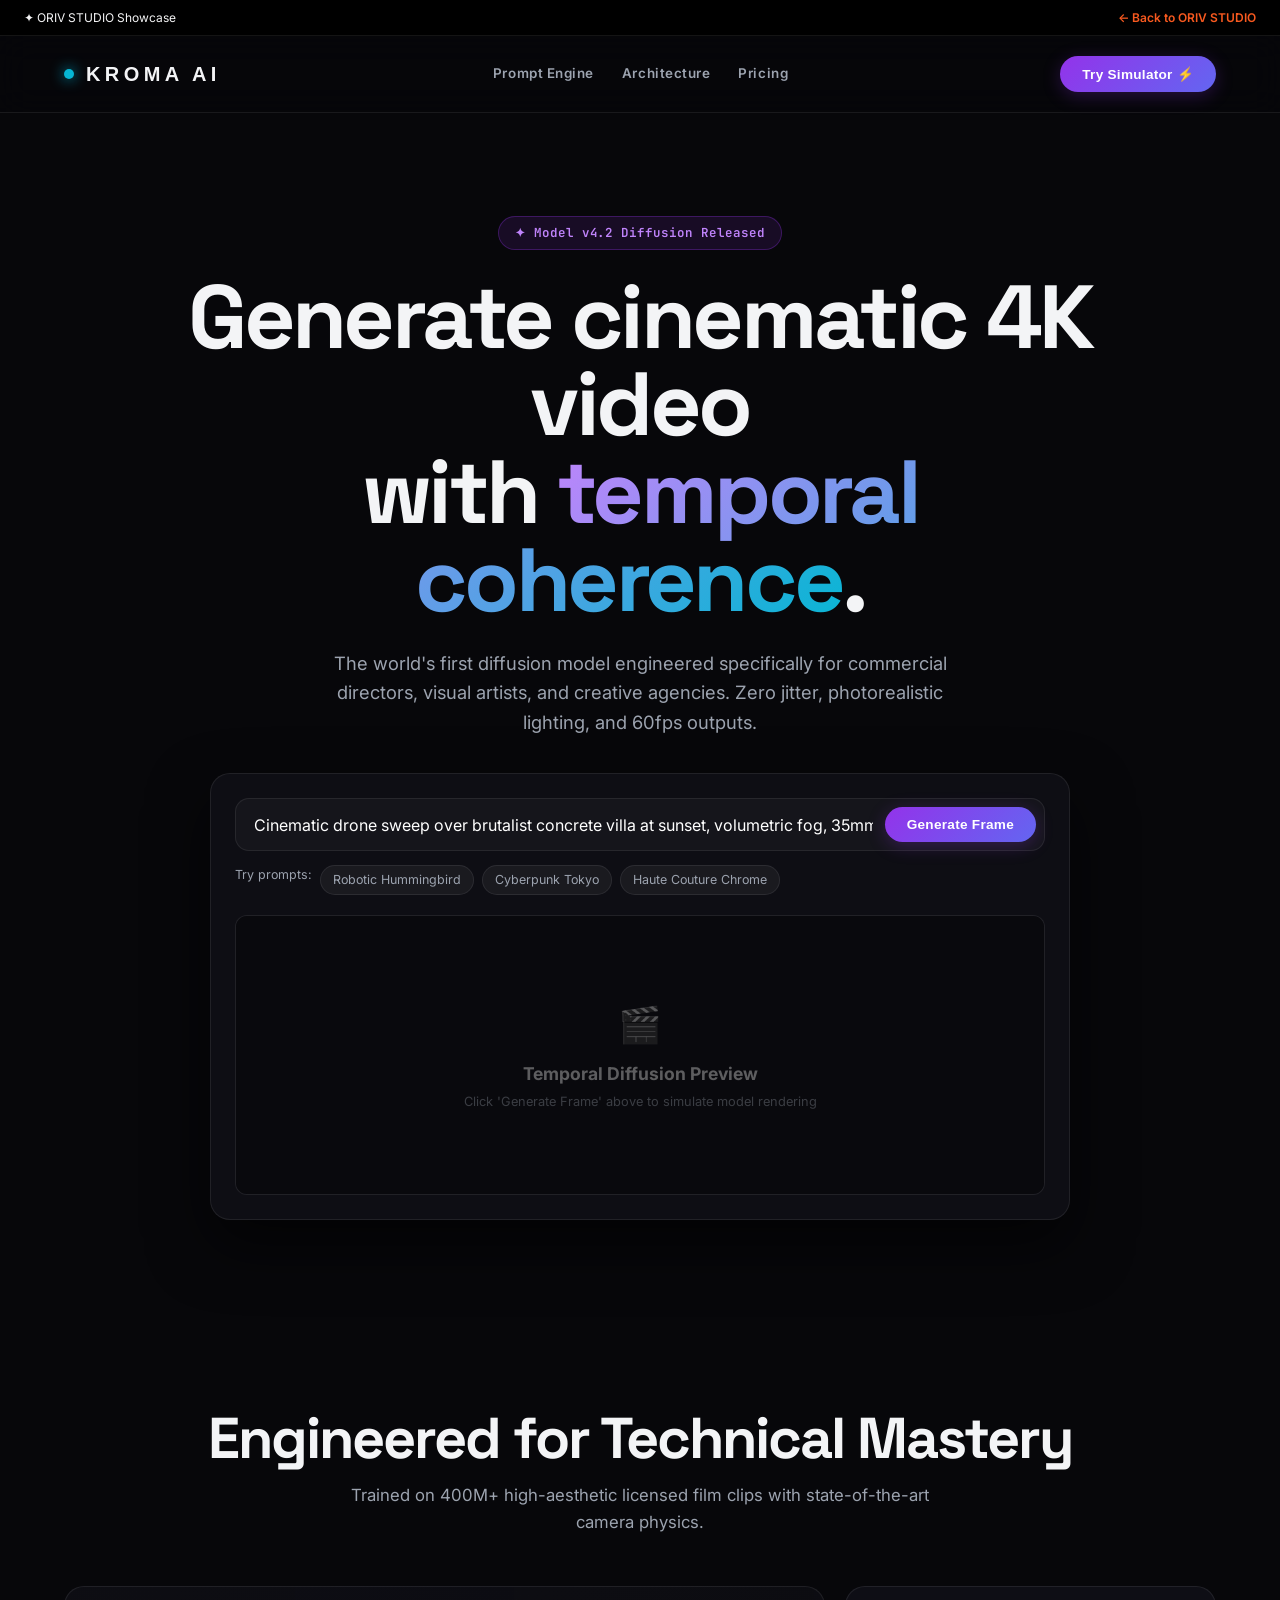
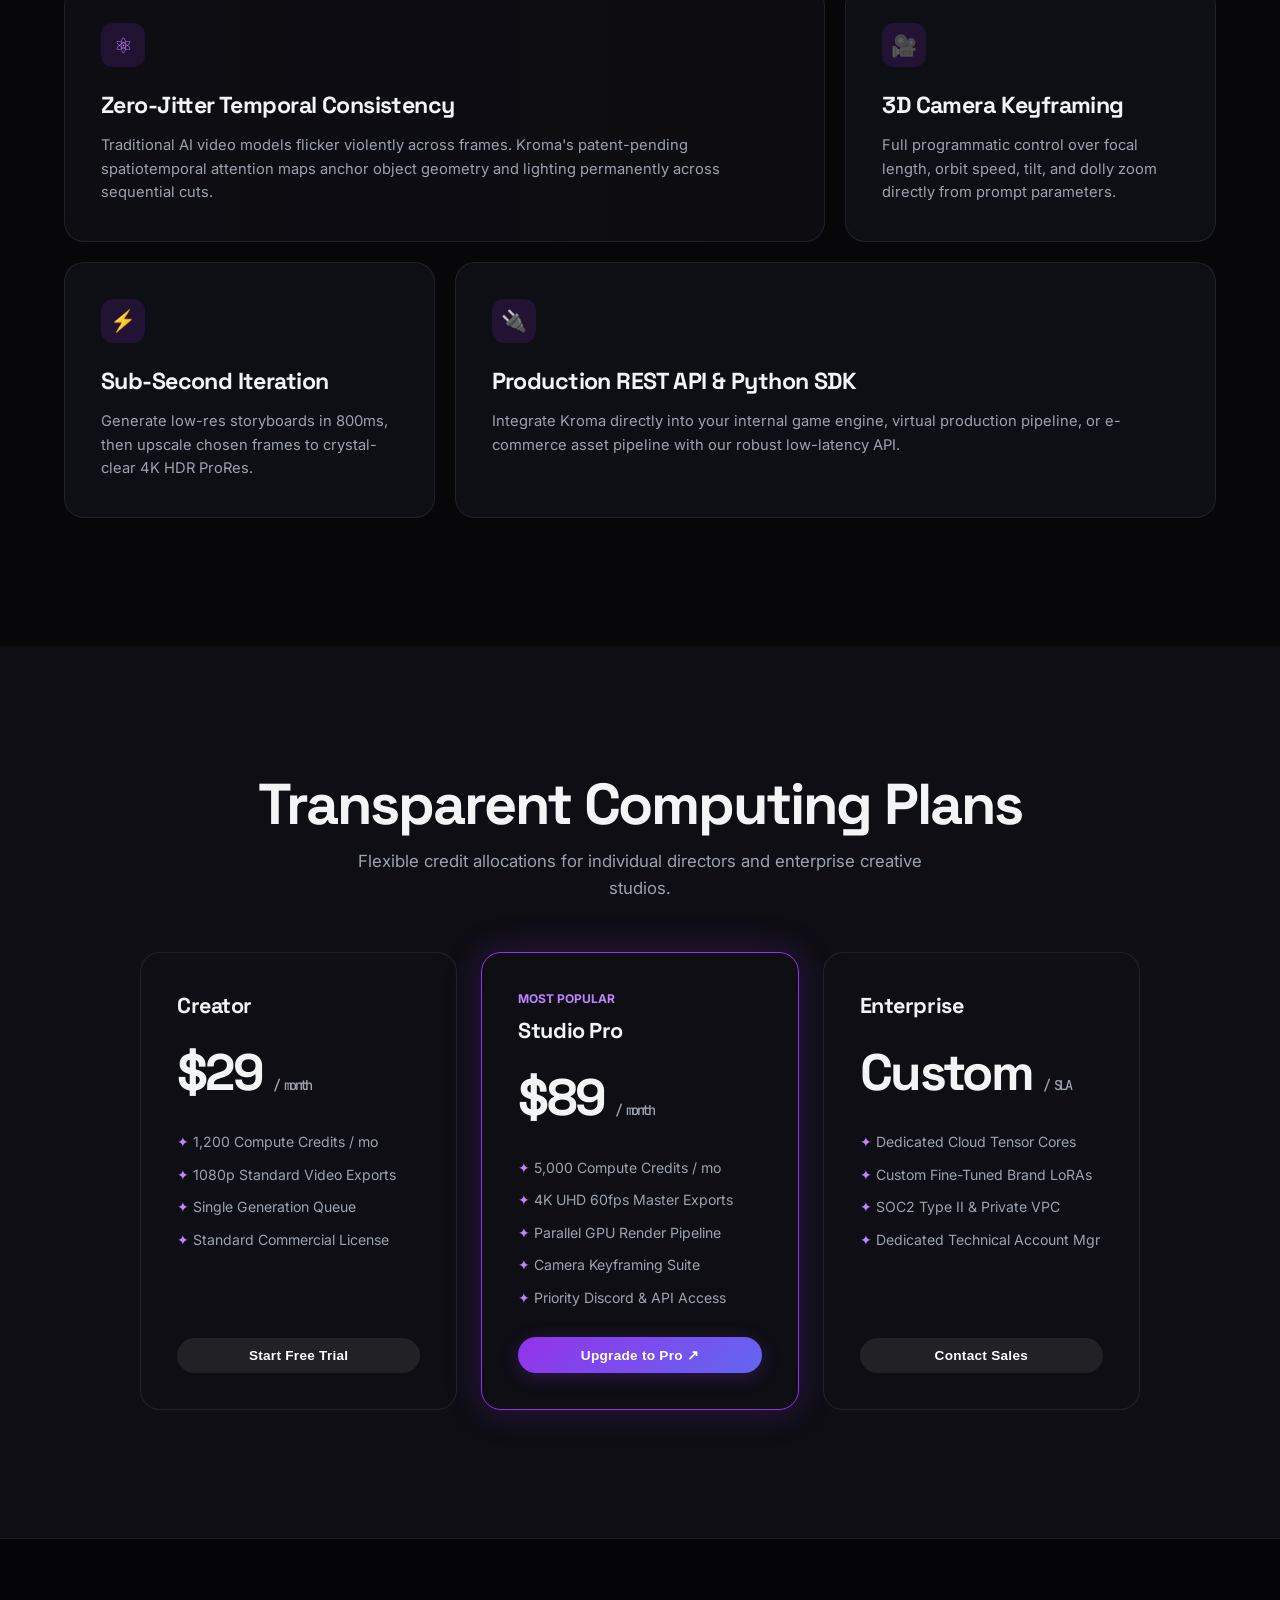
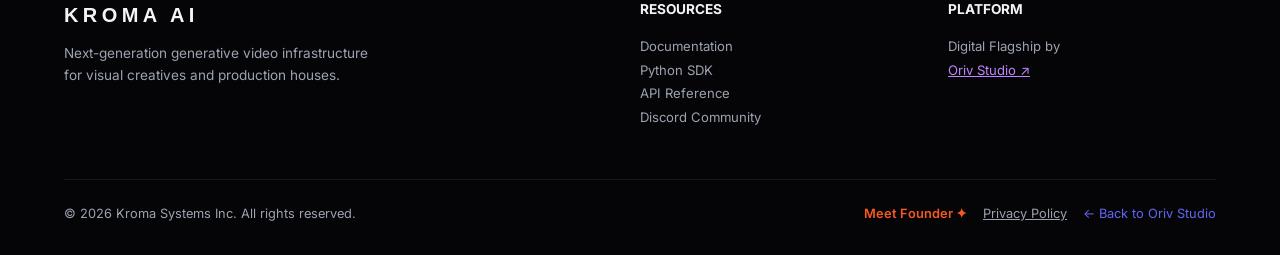
<file: kroma.html>
<!DOCTYPE html>
<html lang="en">
<head>
  <meta charset="UTF-8">
  <meta name="viewport" content="width=device-width, initial-scale=1.0">
  <title>Kroma AI — Next-Gen Generative Video Engine for Creatives</title>
  <link rel="preconnect" href="https://fonts.googleapis.com">
  <link rel="preconnect" href="https://fonts.gstatic.com" crossorigin>
  <link href="https://fonts.googleapis.com/css2?family=Inter:wght@300;400;500;600;700&family=JetBrains+Mono:wght@400;500;600;700&family=Space+Grotesk:wght@500;600;700;800&family=Syncopate:wght@700&display=swap" rel="stylesheet">
  <style>
    :root {
      --bg: #07070a;
      --surface: #0e0e14;
      --card: rgba(18, 18, 26, 0.75);
      --purple: #9333ea;
      --purple-light: #c084fc;
      --cyan: #06b6d4;
      --text: #f3f4f6;
      --muted: #9ca3af;
      --border: rgba(255, 255, 255, 0.08);
      --glow: rgba(147, 51, 234, 0.25);
      --font-display: 'Space Grotesk', -apple-system, sans-serif;
      --font-wide: 'Syncopate', sans-serif;
      --font-mono: 'JetBrains Mono', monospace;
      --font-body: 'Inter', -apple-system, sans-serif;
    }
    * { box-sizing: border-box; margin: 0; padding: 0; }
    html { scroll-behavior: smooth; }
    body { background: var(--bg); color: var(--text); font-family: var(--font-body); line-height: 1.6; overflow-x: hidden; }
    a { color: inherit; text-decoration: none; }

    /* Studio Back Bar */
    .studio-badge {
      background: #000;
      color: #f4f4f5;
      font-size: 0.75rem;
      padding: 8px 24px;
      display: flex;
      justify-content: space-between;
      align-items: center;
      position: sticky;
      top: 0;
      z-index: 10000;
      border-bottom: 1px solid var(--border);
    }
    .studio-badge a {
      color: #F8591F;
      font-weight: 600;
      display: inline-flex;
      align-items: center;
      gap: 6px;
    }

    /* Header */
    header {
      padding: 20px clamp(20px, 5vw, 64px);
      display: flex;
      justify-content: space-between;
      align-items: center;
      background: rgba(7, 7, 10, 0.85);
      backdrop-filter: blur(16px);
      border-bottom: 1px solid var(--border);
      position: sticky;
      top: 36px;
      z-index: 1000;
    }
    .brand { font-family: var(--font-wide); font-size: 1.25rem; font-weight: 700; letter-spacing: 0.22em; display: flex; align-items: center; gap: 12px; }
    .brand-glow { width: 10px; height: 10px; border-radius: 50%; background: var(--cyan); box-shadow: 0 0 14px var(--cyan); }
    nav { display: flex; gap: 28px; font-size: 0.84rem; font-weight: 600; letter-spacing: 0.04em; color: var(--muted); }
    nav a:hover { color: #fff; }
    .btn-gradient { background: linear-gradient(135deg, var(--purple), #6366f1); color: #fff; padding: 10px 22px; border-radius: 9999px; font-size: 0.85rem; font-weight: 700; letter-spacing: 0.02em; transition: 0.3s; box-shadow: 0 4px 18px var(--glow); border: none; cursor: pointer; }
    .btn-gradient:hover { transform: translateY(-2px); box-shadow: 0 8px 25px var(--glow); }

    /* Hero */
    .hero {
      padding: clamp(60px, 8vw, 110px) clamp(20px, 5vw, 64px) 60px;
      text-align: center;
      position: relative;
    }
    .badge { display: inline-flex; align-items: center; gap: 8px; background: rgba(147, 51, 234, 0.12); border: 1px solid rgba(147, 51, 234, 0.3); color: var(--purple-light); padding: 6px 16px; border-radius: 9999px; font-size: 0.78rem; font-weight: 600; font-family: var(--font-mono); letter-spacing: 0.08em; margin-bottom: 24px; }
    .hero h1 { font-family: var(--font-display); font-size: clamp(3rem, 7vw, 5.8rem); font-weight: 800; line-height: 0.98; letter-spacing: -0.04em; max-width: 950px; margin: 0 auto; }
    .hero h1 em { font-style: normal; background: linear-gradient(135deg, var(--purple-light), var(--cyan)); -webkit-background-clip: text; -webkit-text-fill-color: transparent; }
    .hero p { color: var(--muted); font-size: 1.15rem; max-width: 640px; margin: 24px auto 36px; }

    /* Interactive Simulator */
    .prompt-container {
      max-width: 860px;
      margin: 0 auto;
      background: var(--surface);
      border: 1px solid var(--border);
      border-radius: 20px;
      padding: 24px;
      box-shadow: 0 25px 60px rgba(0,0,0,0.6);
      text-align: left;
    }
    .prompt-input-wrap {
      display: flex;
      gap: 12px;
      background: rgba(255,255,255,0.03);
      border: 1px solid var(--border);
      border-radius: 14px;
      padding: 8px 8px 8px 18px;
      align-items: center;
    }
    .prompt-input {
      flex: 1;
      background: none;
      border: none;
      color: #fff;
      font-size: 1rem;
      outline: none;
      font-family: inherit;
    }
    .prompt-samples {
      display: flex;
      gap: 8px;
      flex-wrap: wrap;
      margin-top: 14px;
      font-size: 0.78rem;
    }
    .sample-chip {
      background: rgba(255,255,255,0.05);
      border: 1px solid var(--border);
      padding: 4px 12px;
      border-radius: 9999px;
      color: var(--muted);
      cursor: pointer;
      transition: 0.2s;
    }
    .sample-chip:hover { color: #fff; border-color: var(--purple-light); }

    .canvas-preview {
      height: 280px;
      background: linear-gradient(135deg, #180927, #24103c, #0b1a2b);
      border-radius: 12px;
      margin-top: 20px;
      border: 1px solid var(--border);
      display: flex;
      flex-direction: column;
      align-items: center;
      justify-content: center;
      color: #fff;
      position: relative;
      overflow: hidden;
    }
    .preview-loader {
      display: none;
      font-family: var(--font-mono);
      font-size: 0.9rem;
      color: var(--cyan);
    }

    /* Bento Features */
    .section { padding: clamp(80px, 10vw, 130px) clamp(20px, 5vw, 64px); }
    .section-title { font-family: var(--font-display); font-size: clamp(2.4rem, 5vw, 3.6rem); font-weight: 800; line-height: 1.05; letter-spacing: -0.035em; margin-bottom: 14px; text-align: center; }
    .section-sub { color: var(--muted); font-size: 1.05rem; max-width: 600px; margin: 0 auto 50px; text-align: center; }

    .bento-features { display: grid; grid-template-columns: repeat(12, 1fr); gap: 20px; max-width: 1200px; margin: 0 auto; }
    .f-card { background: var(--card); border: 1px solid var(--border); border-radius: 20px; padding: 36px; transition: 0.3s; }
    .f-card:hover { border-color: rgba(147, 51, 234, 0.4); transform: translateY(-3px); }
    .f-card.span-8 { grid-column: span 8; }
    .f-card.span-4 { grid-column: span 4; }
    .f-card.span-6 { grid-column: span 6; }
    .f-icon { width: 44px; height: 44px; border-radius: 12px; background: rgba(147, 51, 234, 0.15); display: grid; place-items: center; color: var(--purple-light); font-size: 1.3rem; margin-bottom: 20px; }
    .f-title { font-family: var(--font-display); font-size: 1.45rem; font-weight: 700; letter-spacing: -0.025em; margin-bottom: 10px; }
    .f-desc { color: var(--muted); font-size: 0.92rem; line-height: 1.6; }

    /* Pricing */
    .pricing-grid { display: grid; grid-template-columns: repeat(auto-fit, minmax(280px, 1fr)); gap: 24px; max-width: 1000px; margin: 0 auto; }
    .price-card { background: var(--surface); border: 1px solid var(--border); border-radius: 20px; padding: 36px; display: flex; flex-direction: column; justify-content: space-between; position: relative; }
    .price-card.featured { border-color: var(--purple); box-shadow: 0 0 35px var(--glow); }
    .p-tier { font-family: var(--font-display); font-size: 1.35rem; font-weight: 800; letter-spacing: -0.02em; margin-bottom: 8px; }
    .p-val { font-family: var(--font-display); font-size: 3.2rem; font-weight: 800; letter-spacing: -0.05em; margin-bottom: 18px; }
    .p-val span { font-size: 0.85rem; color: var(--muted); font-weight: 500; font-family: var(--font-mono); }
    .p-features { list-style: none; margin-bottom: 28px; display: flex; flex-direction: column; gap: 10px; font-size: 0.88rem; color: var(--muted); }
    .p-features li::before { content: "✦ "; color: var(--purple-light); }

    /* Footer */
    footer { background: #050508; border-top: 1px solid var(--border); padding: 60px clamp(20px, 5vw, 64px) 30px; }
    .footer-top { display: grid; grid-template-columns: 2fr 1fr 1fr; gap: 40px; margin-bottom: 50px; }
    .footer-bottom { border-top: 1px solid var(--border); padding-top: 24px; display: flex; justify-content: space-between; font-size: 0.8rem; color: var(--muted); }

    @media (max-width: 900px) {
      .f-card.span-8, .f-card.span-4, .f-card.span-6 { grid-column: span 12; }
      .footer-top { grid-template-columns: 1fr; }
      nav { display: none; }
    }
  </style>
</head>
<body>

  <!-- Top Studio Link -->
  <div class="studio-badge">
    <span>✦ ORIV STUDIO Showcase</span>
    <a href="studio.html#work">← Back to ORIV STUDIO</a>
  </div>

  <header>
    <a href="#" class="brand">
      <span class="brand-glow"></span>
      KROMA AI
    </a>
    <nav>
      <a href="#simulator">Prompt Engine</a>
      <a href="#features">Architecture</a>
      <a href="#pricing">Pricing</a>
    </nav>
    <button class="btn-gradient" onclick="document.getElementById('simulator').scrollIntoView({behavior:'smooth'});">
      Try Simulator ⚡
    </button>
  </header>

  <main>
    <!-- Hero -->
    <section class="hero">
      <div class="badge">✦ Model v4.2 Diffusion Released</div>
      <h1>Generate cinematic 4K video<br>with <em>temporal coherence</em>.</h1>
      <p>
        The world's first diffusion model engineered specifically for commercial directors, visual artists, and creative agencies. Zero jitter, photorealistic lighting, and 60fps outputs.
      </p>

      <!-- Interactive Prompt Simulator -->
      <div class="prompt-container" id="simulator">
        <div class="prompt-input-wrap">
          <input type="text" id="promptInput" class="prompt-input" value="Cinematic drone sweep over brutalist concrete villa at sunset, volumetric fog, 35mm film grain, 4K">
          <button class="btn-gradient" id="generateBtn" type="button">Generate Frame</button>
        </div>
        <div class="prompt-samples">
          <span style="color: var(--muted);">Try prompts:</span>
          <span class="sample-chip" onclick="setPrompt('Macro shot of robotic hummingbird hovering over iridescent glass blossom, neon bokeh')">Robotic Hummingbird</span>
          <span class="sample-chip" onclick="setPrompt('Hyper-detailed cyberpunk Tokyo night market with neon rain reflections and steam')">Cyberpunk Tokyo</span>
          <span class="sample-chip" onclick="setPrompt('Studio portrait of haute couture model wearing liquid chrome gown, high-fashion lighting')">Haute Couture Chrome</span>
        </div>

        <div class="canvas-preview" id="canvasPreview" style="background: url('https://images.unsplash.com/photo-1618005182384-a83a8bd57fbe?auto=format&fit=crop&w=1200&q=80') center/cover no-repeat;">
          <div style="position: absolute; inset: 0; background: rgba(7, 7, 10, 0.65);"></div>
          <div id="previewDefault" style="text-align: center;">
            <div style="font-size: 2.2rem; margin-bottom: 8px;">🎬</div>
            <strong style="font-size: 1.1rem; display: block;">Temporal Diffusion Preview</strong>
            <span style="font-size: 0.8rem; color: var(--muted);">Click 'Generate Frame' above to simulate model rendering</span>
          </div>
          <div class="preview-loader" id="previewLoader">
            <span>Synthesizing Latent Vectors... [60fps / 4K UHD]</span>
          </div>
        </div>
      </div>
    </section>

    <!-- Bento Features -->
    <section class="section" id="features">
      <h2 class="section-title">Engineered for Technical Mastery</h2>
      <p class="section-sub">Trained on 400M+ high-aesthetic licensed film clips with state-of-the-art camera physics.</p>

      <div class="bento-features">
        <div class="f-card span-8" style="background: linear-gradient(to right, rgba(14,14,20,0.95), rgba(14,14,20,0.8)), url('https://images.unsplash.com/photo-1618005184207-6f81b15132d7?auto=format&fit=crop&w=1000&q=80') center/cover no-repeat;">
          <div class="f-icon">⚛</div>
          <h3 class="f-title">Zero-Jitter Temporal Consistency</h3>
          <p class="f-desc">Traditional AI video models flicker violently across frames. Kroma's patent-pending spatiotemporal attention maps anchor object geometry and lighting permanently across sequential cuts.</p>
        </div>

        <div class="f-card span-4">
          <div class="f-icon">🎥</div>
          <h3 class="f-title">3D Camera Keyframing</h3>
          <p class="f-desc">Full programmatic control over focal length, orbit speed, tilt, and dolly zoom directly from prompt parameters.</p>
        </div>

        <div class="f-card span-4">
          <div class="f-icon">⚡</div>
          <h3 class="f-title">Sub-Second Iteration</h3>
          <p class="f-desc">Generate low-res storyboards in 800ms, then upscale chosen frames to crystal-clear 4K HDR ProRes.</p>
        </div>

        <div class="f-card span-8">
          <div class="f-icon">🔌</div>
          <h3 class="f-title">Production REST API &amp; Python SDK</h3>
          <p class="f-desc">Integrate Kroma directly into your internal game engine, virtual production pipeline, or e-commerce asset pipeline with our robust low-latency API.</p>
        </div>
      </div>
    </section>

    <!-- Pricing -->
    <section class="section" id="pricing" style="background: var(--surface);">
      <h2 class="section-title">Transparent Computing Plans</h2>
      <p class="section-sub">Flexible credit allocations for individual directors and enterprise creative studios.</p>

      <div class="pricing-grid">
        <div class="price-card">
          <div>
            <div class="p-tier">Creator</div>
            <div class="p-val">$29 <span>/ month</span></div>
            <ul class="p-features">
              <li>1,200 Compute Credits / mo</li>
              <li>1080p Standard Video Exports</li>
              <li>Single Generation Queue</li>
              <li>Standard Commercial License</li>
            </ul>
          </div>
          <button class="btn-gradient" style="background: rgba(255,255,255,0.08); box-shadow: none;" onclick="alert('Welcome to Kroma Creator Tier!');">Start Free Trial</button>
        </div>

        <div class="price-card featured">
          <div>
            <div style="font-size: 0.75rem; text-transform: uppercase; color: var(--purple-light); font-weight: 700; margin-bottom: 6px;">Most Popular</div>
            <div class="p-tier">Studio Pro</div>
            <div class="p-val">$89 <span>/ month</span></div>
            <ul class="p-features">
              <li>5,000 Compute Credits / mo</li>
              <li>4K UHD 60fps Master Exports</li>
              <li>Parallel GPU Render Pipeline</li>
              <li>Camera Keyframing Suite</li>
              <li>Priority Discord &amp; API Access</li>
            </ul>
          </div>
          <button class="btn-gradient" onclick="alert('Welcome to Kroma Studio Pro Tier!');">Upgrade to Pro ↗</button>
        </div>

        <div class="price-card">
          <div>
            <div class="p-tier">Enterprise</div>
            <div class="p-val">Custom <span>/ SLA</span></div>
            <ul class="p-features">
              <li>Dedicated Cloud Tensor Cores</li>
              <li>Custom Fine-Tuned Brand LoRAs</li>
              <li>SOC2 Type II &amp; Private VPC</li>
              <li>Dedicated Technical Account Mgr</li>
            </ul>
          </div>
          <button class="btn-gradient" style="background: rgba(255,255,255,0.08); box-shadow: none;" onclick="alert('Enterprise inquiry registered.');">Contact Sales</button>
        </div>
      </div>
    </section>
  </main>

  <footer>
    <div class="footer-top">
      <div>
        <div class="brand" style="margin-bottom: 12px;">KROMA AI</div>
        <p style="font-size: 0.85rem; color: var(--muted); max-width: 320px;">
          Next-generation generative video infrastructure for visual creatives and production houses.
        </p>
      </div>
      <div>
        <h4 style="font-size: 0.85rem; text-transform: uppercase; margin-bottom: 14px;">Resources</h4>
        <p style="font-size: 0.82rem; line-height: 1.8; color: var(--muted);">
          Documentation<br>Python SDK<br>API Reference<br>Discord Community
        </p>
      </div>
      <div>
        <h4 style="font-size: 0.85rem; text-transform: uppercase; margin-bottom: 14px;">Platform</h4>
        <p style="font-size: 0.82rem; line-height: 1.8; color: var(--muted);">
          Digital Flagship by<br>
          <a href="studio.html" style="color: var(--purple-light); text-decoration: underline;">Oriv Studio ↗</a>
        </p>
      </div>
    </div>
    <div class="footer-bottom">
      <div>© 2026 Kroma Systems Inc. All rights reserved.</div>
      <div style="display:flex; gap:16px; align-items:center;"><a href="founder.html" style="color: #F8591F; font-size:0.8rem; font-weight:600;">Meet Founder ✦</a><a href="privacy.html" style="color: var(--muted); text-decoration: underline;">Privacy Policy</a><a href="studio.html#work" style="color: #6366f1;">← Back to Oriv Studio</a></div>
    </div>
  </footer>

  <script>
    function setPrompt(text) {
      document.getElementById('promptInput').value = text;
    }

    const genBtn = document.getElementById('generateBtn');
    const pDefault = document.getElementById('previewDefault');
    const pLoader = document.getElementById('previewLoader');
    const cPreview = document.getElementById('canvasPreview');

    const sampleImages = {
      default: 'https://images.unsplash.com/photo-1600607687939-ce8a6c25118c?auto=format&fit=crop&w=1200&q=80',
      hummingbird: 'https://images.unsplash.com/photo-1634017839464-5c339ebe3cb4?auto=format&fit=crop&w=1200&q=80',
      tokyo: 'https://images.unsplash.com/photo-1508739773434-c26b3d09e071?auto=format&fit=crop&w=1200&q=80',
      chrome: 'https://images.unsplash.com/photo-1618005182384-a83a8bd57fbe?auto=format&fit=crop&w=1200&q=80'
    };

    genBtn.addEventListener('click', () => {
      pDefault.style.display = 'none';
      pLoader.style.display = 'block';
      pLoader.innerHTML = 'Synthesizing Latent Vectors... [60fps / 4K UHD]';
      cPreview.style.background = 'radial-gradient(circle, #3b0764 0%, #09090e 100%)';

      setTimeout(() => {
        pLoader.innerHTML = '✓ Render Complete: 120 Frames Generated (4K 60fps ProRes)';
        const val = document.getElementById('promptInput').value.toLowerCase();
        let targetImg = sampleImages.default;
        if (val.includes('hummingbird')) targetImg = sampleImages.hummingbird;
        else if (val.includes('tokyo') || val.includes('cyberpunk')) targetImg = sampleImages.tokyo;
        else if (val.includes('chrome') || val.includes('couture')) targetImg = sampleImages.chrome;
        cPreview.style.background = "url('" + targetImg + "') center/cover no-repeat";
      }, 1200);
    });
  </script>

</body>
</html>
</file>
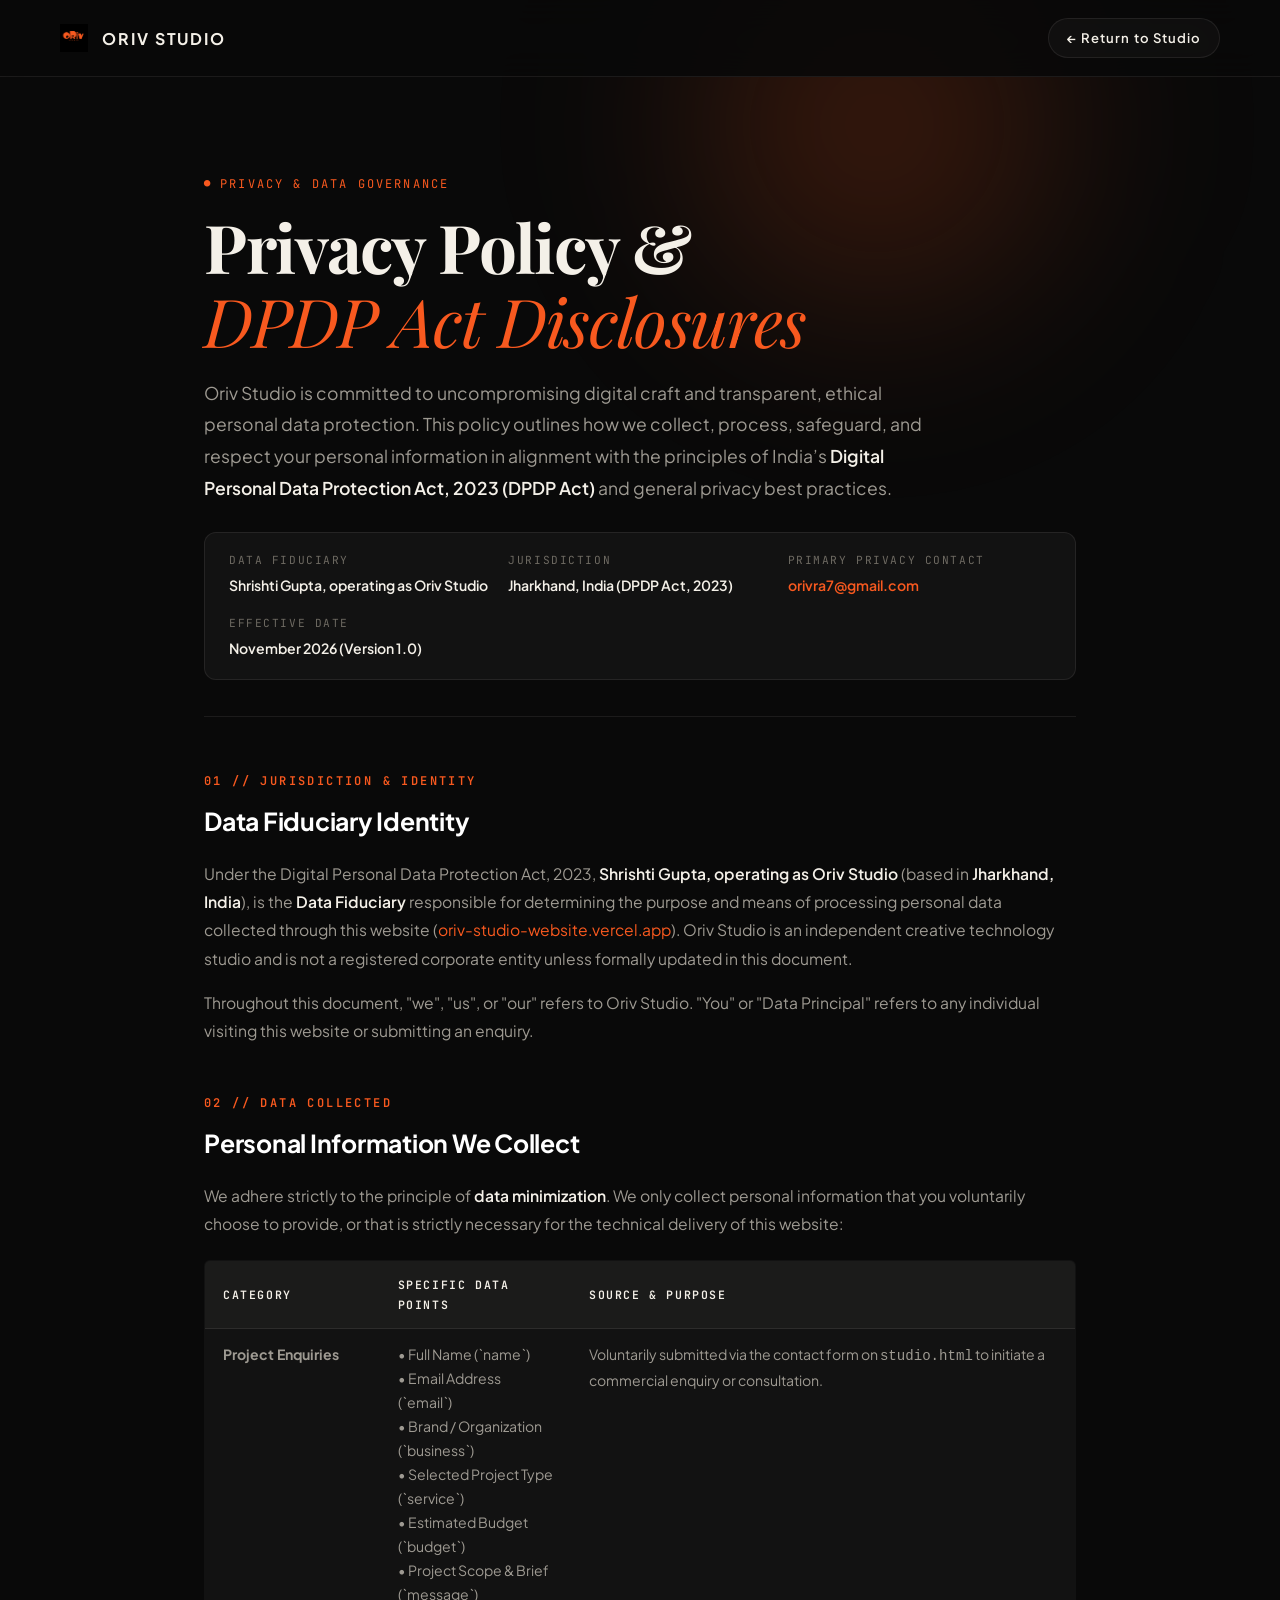
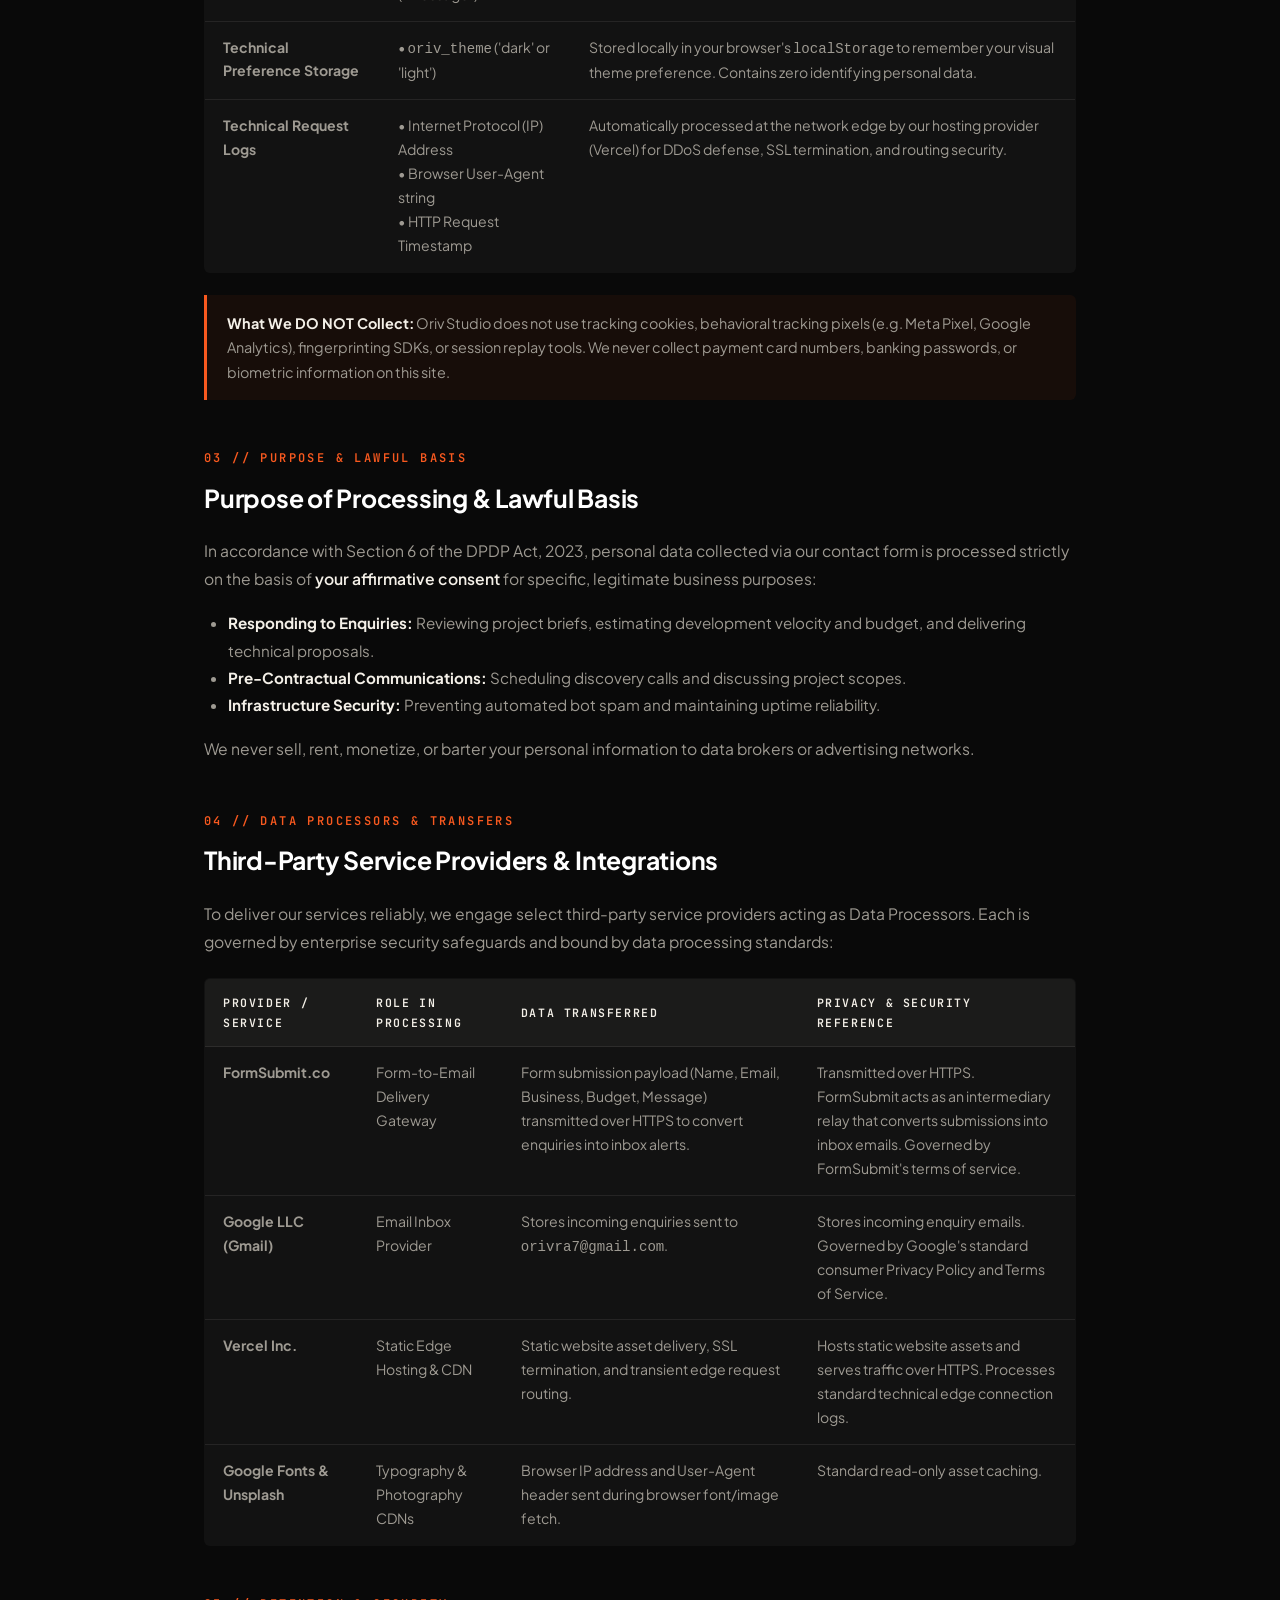
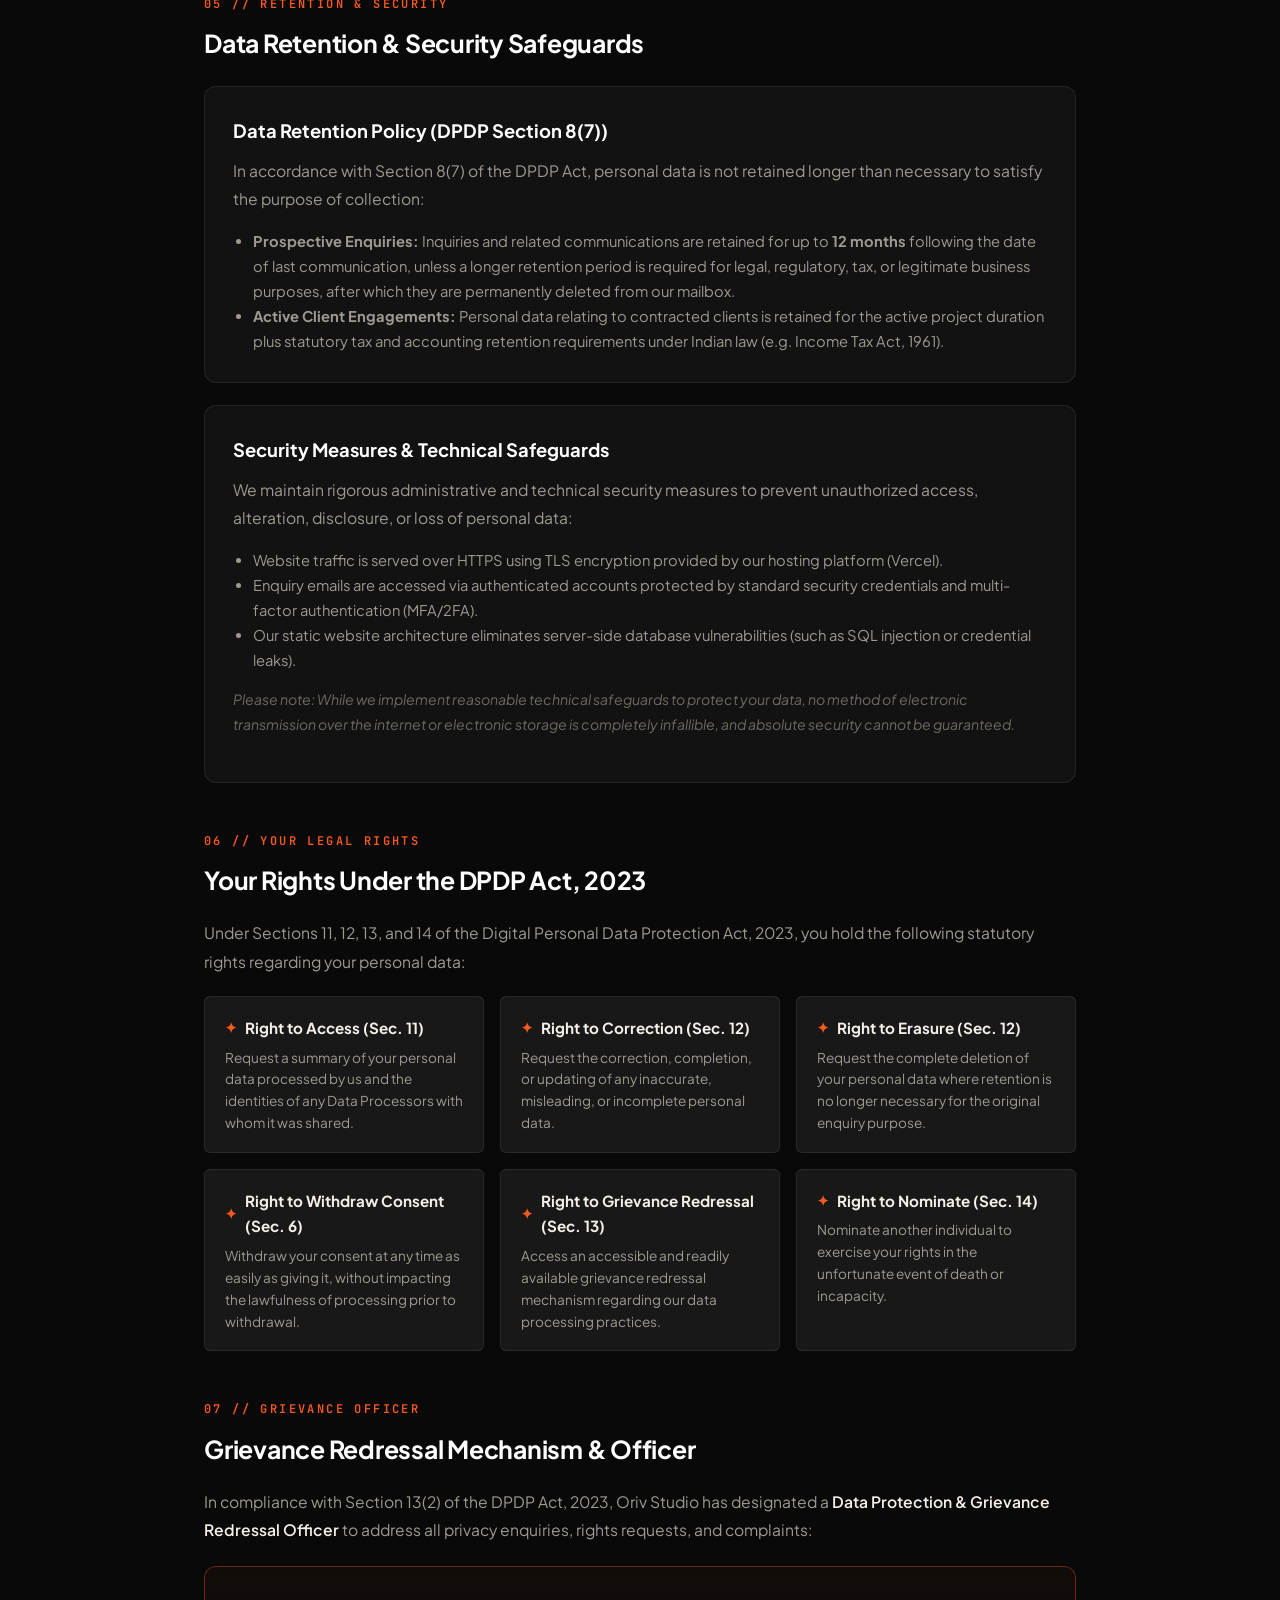
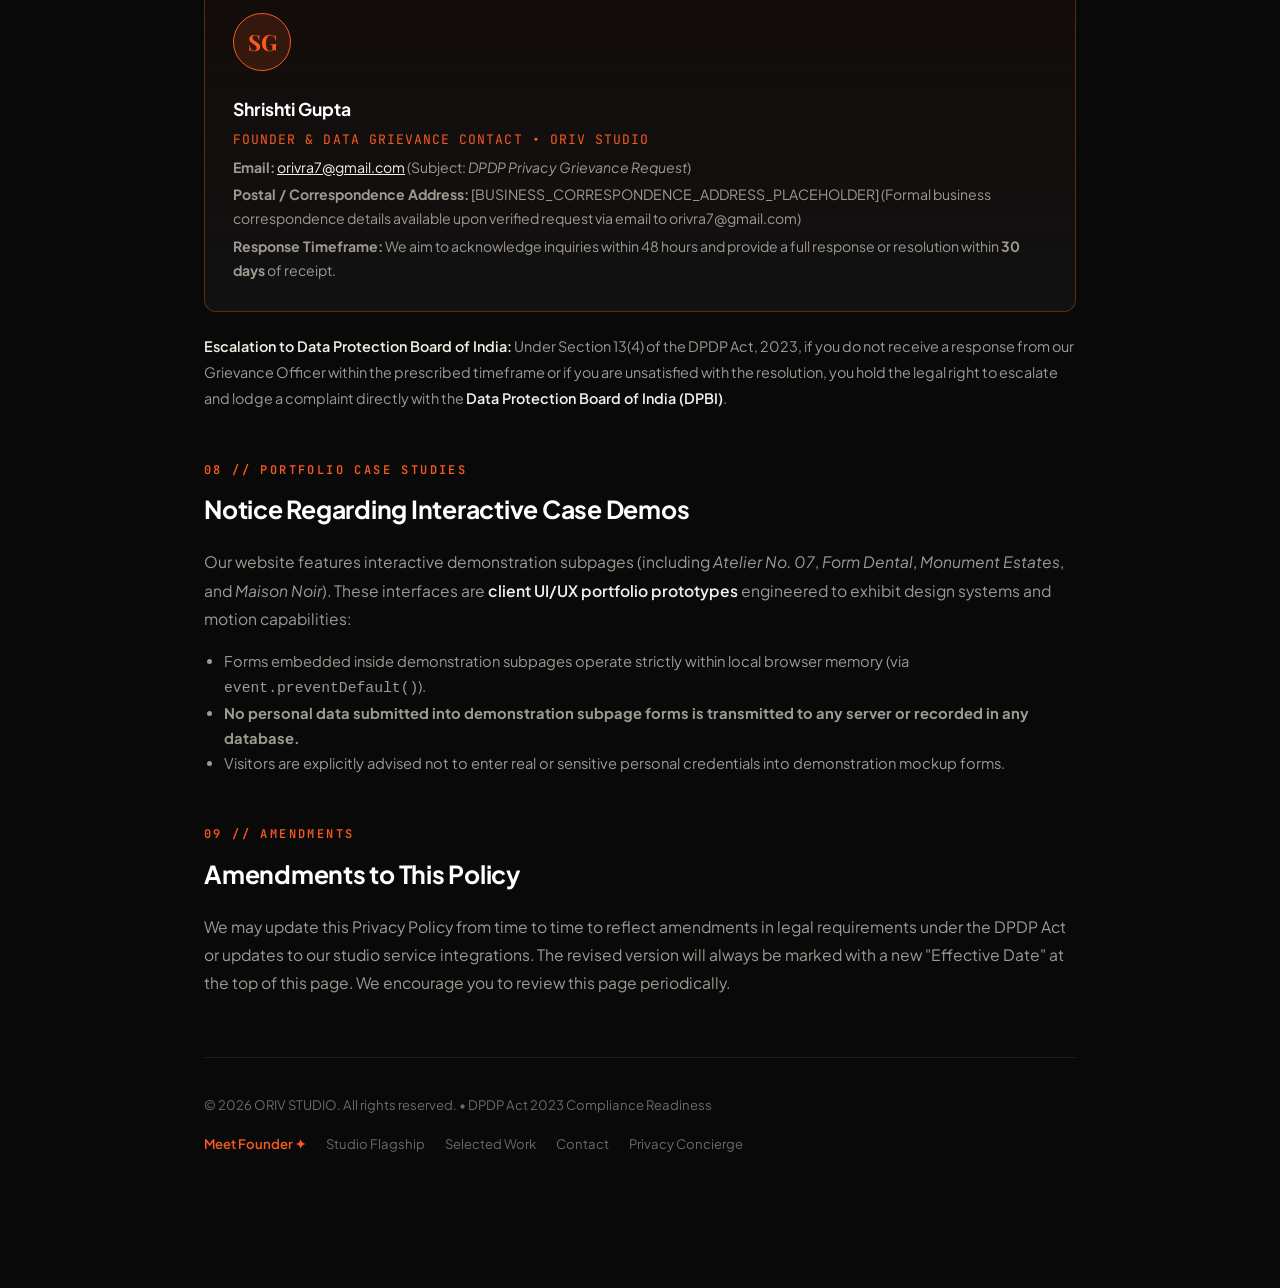
<file: privacy.html>
<!DOCTYPE html>
<html lang="en">
<head>
  <meta charset="UTF-8">
  <meta name="viewport" content="width=device-width, initial-scale=1.0">
  <title>Privacy Policy — ORIV STUDIO</title>
  <meta name="description" content="Privacy Policy and Digital Personal Data Protection (DPDP) Act compliance disclosures for Oriv Studio. Learn how your data is collected, processed, and safeguarded.">
  <meta name="theme-color" content="#090909">

  <!-- Google Fonts: Editorial Serif, Clean Sans & Monospace -->
  <link rel="preconnect" href="https://fonts.googleapis.com">
  <link rel="preconnect" href="https://fonts.gstatic.com" crossorigin>
  <link href="https://fonts.googleapis.com/css2?family=JetBrains+Mono:wght@400;500;600&family=Playfair+Display:ital,wght@0,600;0,700;1,400;1,600&family=Plus+Jakarta+Sans:wght@300;400;500;600;700;800&display=swap" rel="stylesheet">

  <style>
    :root {
      --bg-primary: #090909;
      --bg-secondary: #121212;
      --bg-card: #181818;
      --bg-card-hover: #1f1f1f;
      --accent-primary: #F8591F;
      --accent-glow: rgba(248, 89, 31, 0.25);
      --text-primary: #F4F0E8;
      --text-muted: #9E9A92;
      --text-dim: #6E6A62;
      --border-subtle: rgba(244, 240, 232, 0.08);
      --border-accent: rgba(248, 89, 31, 0.35);
      --radius-sm: 6px;
      --radius-md: 12px;
      --radius-lg: 18px;
      --font-sans: 'Plus Jakarta Sans', -apple-system, sans-serif;
      --font-display: 'Playfair Display', Georgia, serif;
      --font-mono: 'JetBrains Mono', monospace;
    }

    * { box-sizing: border-box; margin: 0; padding: 0; }
    html { scroll-behavior: smooth; }
    body {
      background-color: var(--bg-primary);
      color: var(--text-primary);
      font-family: var(--font-sans);
      line-height: 1.7;
      overflow-x: hidden;
      -webkit-font-smoothing: antialiased;
    }
    a { color: inherit; text-decoration: none; }

    /* Top Ambient Aura */
    .ambient-glow {
      position: absolute;
      width: 550px;
      height: 550px;
      border-radius: 50%;
      background: radial-gradient(circle, var(--accent-glow) 0%, transparent 70%);
      filter: blur(80px);
      pointer-events: none;
      z-index: 0;
    }
    .ambient-top { top: -150px; right: 10%; }

    /* Navigation Header */
    .privacy-header {
      position: sticky;
      top: 0;
      z-index: 1000;
      background: rgba(9, 9, 9, 0.88);
      backdrop-filter: blur(16px);
      -webkit-backdrop-filter: blur(16px);
      border-bottom: 1px solid var(--border-subtle);
      padding: 18px clamp(20px, 5vw, 60px);
      display: flex;
      justify-content: space-between;
      align-items: center;
    }
    .brand-group {
      display: flex;
      align-items: center;
      gap: 14px;
    }
    .brand-logo-img {
      height: 28px;
      width: auto;
      display: block;
    }
    .brand-name {
      font-weight: 700;
      font-size: 1rem;
      letter-spacing: 0.12em;
      text-transform: uppercase;
      color: var(--text-primary);
    }
    .nav-actions {
      display: flex;
      align-items: center;
      gap: 20px;
    }
    .back-btn {
      display: inline-flex;
      align-items: center;
      gap: 8px;
      font-size: 0.82rem;
      font-weight: 600;
      letter-spacing: 0.08em;
      color: var(--text-primary);
      border: 1px solid var(--border-subtle);
      padding: 8px 18px;
      border-radius: 999px;
      transition: all 0.25s ease;
      background: rgba(244, 240, 232, 0.03);
    }
    .back-btn:hover {
      border-color: var(--accent-primary);
      color: var(--accent-primary);
      background: rgba(248, 89, 31, 0.08);
      transform: translateX(-2px);
    }

    /* Main Container */
    .privacy-container {
      max-width: 920px;
      margin: 0 auto;
      padding: clamp(40px, 7vw, 90px) 24px 100px;
      position: relative;
      z-index: 1;
    }

    /* Hero Headline */
    .policy-hero {
      margin-bottom: 54px;
      padding-bottom: 36px;
      border-bottom: 1px solid var(--border-subtle);
    }
    .policy-tag {
      display: inline-flex;
      align-items: center;
      gap: 8px;
      font-family: var(--font-mono);
      font-size: 0.75rem;
      letter-spacing: 0.18em;
      text-transform: uppercase;
      color: var(--accent-primary);
      margin-bottom: 16px;
    }
    .policy-tag::before {
      content: '●';
      font-size: 0.65rem;
    }
    .policy-title {
      font-family: var(--font-display);
      font-size: clamp(2.6rem, 5.5vw, 4.2rem);
      font-weight: 700;
      line-height: 1.1;
      letter-spacing: -0.02em;
      margin-bottom: 20px;
    }
    .policy-title em {
      font-style: italic;
      color: var(--accent-primary);
      font-weight: 400;
    }
    .policy-meta-grid {
      display: grid;
      grid-template-columns: repeat(auto-fit, minmax(200px, 1fr));
      gap: 16px;
      margin-top: 28px;
      background: var(--bg-secondary);
      border: 1px solid var(--border-subtle);
      border-radius: var(--radius-md);
      padding: 18px 24px;
    }
    .meta-item {
      display: flex;
      flex-direction: column;
    }
    .meta-label {
      font-family: var(--font-mono);
      font-size: 0.7rem;
      letter-spacing: 0.14em;
      text-transform: uppercase;
      color: var(--text-dim);
    }
    .meta-val {
      font-size: 0.88rem;
      font-weight: 600;
      color: var(--text-primary);
      margin-top: 4px;
    }

    /* Policy Content Sections */
    .policy-section {
      margin-bottom: 48px;
    }
    .section-num {
      font-family: var(--font-mono);
      font-size: 0.75rem;
      letter-spacing: 0.2em;
      color: var(--accent-primary);
      font-weight: 600;
      margin-bottom: 8px;
      display: block;
    }
    .section-title {
      font-size: 1.55rem;
      font-weight: 700;
      letter-spacing: -0.01em;
      margin-bottom: 18px;
      color: #fff;
    }
    .policy-text {
      color: var(--text-muted);
      font-size: 0.98rem;
      line-height: 1.8;
      margin-bottom: 16px;
    }
    .policy-text strong {
      color: var(--text-primary);
      font-weight: 600;
    }

    /* Structured Data Tables */
    .privacy-table {
      width: 100%;
      border-collapse: collapse;
      margin: 22px 0;
      background: var(--bg-secondary);
      border: 1px solid var(--border-subtle);
      border-radius: var(--radius-sm);
      overflow: hidden;
      font-size: 0.88rem;
    }
    .privacy-table th, .privacy-table td {
      padding: 14px 18px;
      text-align: left;
      border-bottom: 1px solid var(--border-subtle);
    }
    .privacy-table th {
      background: rgba(244, 240, 232, 0.04);
      color: var(--text-primary);
      font-family: var(--font-mono);
      font-size: 0.72rem;
      letter-spacing: 0.14em;
      text-transform: uppercase;
      font-weight: 600;
    }
    .privacy-table td {
      color: var(--text-muted);
      vertical-align: top;
    }
    .privacy-table tr:last-child td {
      border-bottom: none;
    }

    /* Bento Cards for Rights & Grievance */
    .bento-card-block {
      background: var(--bg-secondary);
      border: 1px solid var(--border-subtle);
      border-radius: var(--radius-md);
      padding: 28px;
      margin: 22px 0;
    }
    .bento-card-block.highlight {
      border-color: var(--border-accent);
      background: linear-gradient(180deg, rgba(248, 89, 31, 0.04) 0%, var(--bg-secondary) 100%);
    }

    .rights-grid {
      display: grid;
      grid-template-columns: repeat(auto-fit, minmax(260px, 1fr));
      gap: 16px;
      margin-top: 20px;
    }
    .right-card {
      background: var(--bg-card);
      border: 1px solid var(--border-subtle);
      border-radius: var(--radius-sm);
      padding: 18px 20px;
      transition: border-color 0.2s;
    }
    .right-card:hover {
      border-color: var(--accent-primary);
    }
    .right-title {
      font-size: 0.95rem;
      font-weight: 700;
      color: var(--text-primary);
      margin-bottom: 6px;
      display: flex;
      align-items: center;
      gap: 8px;
    }
    .right-title span {
      color: var(--accent-primary);
      font-size: 0.9rem;
    }
    .right-desc {
      font-size: 0.85rem;
      color: var(--text-muted);
      line-height: 1.6;
    }

    /* Grievance Officer Profile Card */
    .officer-card {
      display: flex;
      gap: 24px;
      align-items: center;
      margin-top: 18px;
      flex-wrap: wrap;
    }
    .officer-avatar {
      width: 58px;
      height: 58px;
      border-radius: 50%;
      background: rgba(248, 89, 31, 0.15);
      border: 1px solid var(--accent-primary);
      color: var(--accent-primary);
      display: flex;
      align-items: center;
      justify-content: center;
      font-family: var(--font-display);
      font-size: 1.4rem;
      font-weight: 700;
    }
    .officer-details {
      display: flex;
      flex-direction: column;
      gap: 4px;
    }
    .officer-name {
      font-size: 1.1rem;
      font-weight: 700;
      color: #fff;
    }
    .officer-role {
      font-size: 0.82rem;
      color: var(--accent-primary);
      letter-spacing: 0.08em;
      text-transform: uppercase;
      font-family: var(--font-mono);
    }
    .officer-contact {
      font-size: 0.88rem;
      color: var(--text-muted);
    }
    .officer-contact a {
      color: var(--text-primary);
      text-decoration: underline;
      transition: color 0.2s;
    }
    .officer-contact a:hover {
      color: var(--accent-primary);
    }

    /* Callout Alert */
    .privacy-alert {
      border-left: 3px solid var(--accent-primary);
      background: rgba(248, 89, 31, 0.06);
      padding: 16px 20px;
      border-radius: 0 var(--radius-sm) var(--radius-sm) 0;
      margin: 20px 0;
      font-size: 0.9rem;
      color: var(--text-muted);
    }
    .privacy-alert strong {
      color: var(--text-primary);
    }

    /* Footer */
    .privacy-footer {
      border-top: 1px solid var(--border-subtle);
      padding: 36px 0;
      margin-top: 60px;
      display: flex;
      justify-content: space-between;
      align-items: center;
      flex-wrap: wrap;
      gap: 16px;
      font-size: 0.82rem;
      color: var(--text-dim);
    }
    .footer-links {
      display: flex;
      gap: 20px;
    }
    .footer-links a:hover {
      color: var(--accent-primary);
    }

    @media (max-width: 768px) {
      .policy-meta-grid { grid-template-columns: 1fr; }
      .privacy-table th, .privacy-table td { padding: 10px 12px; font-size: 0.8rem; }
      .rights-grid { grid-template-columns: 1fr; }
      .officer-card { flex-direction: column; align-items: flex-start; }
    }
  </style>
</head>
<body>

  <!-- Ambient Lighting Aura -->
  <div class="ambient-glow ambient-top" aria-hidden="true"></div>

  <!-- Header -->
  <header class="privacy-header">
    <div class="brand-group">
      <a href="studio.html" aria-label="ORIV STUDIO Homepage">
        <img src="oriv-logo.png" alt="ORIV STUDIO Logo" class="brand-logo-img">
      </a>
      <span class="brand-name">ORIV STUDIO</span>
    </div>
    <div class="nav-actions">
      <a href="studio.html" class="back-btn">
        <span>← Return to Studio</span>
      </a>
    </div>
  </header>

  <!-- Container -->
  <main class="privacy-container">

    <!-- Hero Header -->
    <header class="policy-hero">
      <div class="policy-tag">Privacy &amp; Data Governance</div>
      <h1 class="policy-title">Privacy Policy &amp;<br><em>DPDP Act Disclosures</em></h1>
      <p class="policy-text" style="font-size: 1.1rem; max-width: 740px;">
        Oriv Studio is committed to uncompromising digital craft and transparent, ethical personal data protection. This policy outlines how we collect, process, safeguard, and respect your personal information in alignment with the principles of India’s <strong>Digital Personal Data Protection Act, 2023 (DPDP Act)</strong> and general privacy best practices.
      </p>

      <div class="policy-meta-grid">
        <div class="meta-item">
          <span class="meta-label">Data Fiduciary</span>
          <span class="meta-val">Shrishti Gupta, operating as Oriv Studio</span>
        </div>
        <div class="meta-item">
          <span class="meta-label">Jurisdiction</span>
          <span class="meta-val">Jharkhand, India (DPDP Act, 2023)</span>
        </div>
        <div class="meta-item">
          <span class="meta-label">Primary Privacy Contact</span>
          <span class="meta-val"><a href="mailto:orivra7@gmail.com" style="color: var(--accent-primary);">orivra7@gmail.com</a></span>
        </div>
        <div class="meta-item">
          <span class="meta-label">Effective Date</span>
          <span class="meta-val">November 2026 (Version 1.0)</span>
        </div>
      </div>
    </header>

    <!-- Section 1: Data Fiduciary Identity -->
    <section class="policy-section" id="fiduciary">
      <span class="section-num">01 // JURISDICTION &amp; IDENTITY</span>
      <h2 class="section-title">Data Fiduciary Identity</h2>
      <p class="policy-text">
        Under the Digital Personal Data Protection Act, 2023, <strong>Shrishti Gupta, operating as Oriv Studio</strong> (based in <strong>Jharkhand, India</strong>), is the <strong>Data Fiduciary</strong> responsible for determining the purpose and means of processing personal data collected through this website (<a href="https://oriv-studio-website.vercel.app/" style="color: var(--accent-primary);">oriv-studio-website.vercel.app</a>). Oriv Studio is an independent creative technology studio and is not a registered corporate entity unless formally updated in this document.
      </p>
      <p class="policy-text">
        Throughout this document, "we", "us", or "our" refers to Oriv Studio. "You" or "Data Principal" refers to any individual visiting this website or submitting an enquiry.
      </p>
    </section>

    <!-- Section 2: Information Actually Collected -->
    <section class="policy-section" id="data-collected">
      <span class="section-num">02 // DATA COLLECTED</span>
      <h2 class="section-title">Personal Information We Collect</h2>
      <p class="policy-text">
        We adhere strictly to the principle of <strong>data minimization</strong>. We only collect personal information that you voluntarily choose to provide, or that is strictly necessary for the technical delivery of this website:
      </p>

      <table class="privacy-table">
        <thead>
          <tr>
            <th>Category</th>
            <th>Specific Data Points</th>
            <th>Source &amp; Purpose</th>
          </tr>
        </thead>
        <tbody>
          <tr>
            <td><strong>Project Enquiries</strong></td>
            <td>
              • Full Name (`name`)<br>
              • Email Address (`email`)<br>
              • Brand / Organization (`business`)<br>
              • Selected Project Type (`service`)<br>
              • Estimated Budget (`budget`)<br>
              • Project Scope &amp; Brief (`message`)
            </td>
            <td>Voluntarily submitted via the contact form on <code>studio.html</code> to initiate a commercial enquiry or consultation.</td>
          </tr>
          <tr>
            <td><strong>Technical Preference Storage</strong></td>
            <td>
              • <code>oriv_theme</code> ('dark' or 'light')
            </td>
            <td>Stored locally in your browser's <code>localStorage</code> to remember your visual theme preference. Contains zero identifying personal data.</td>
          </tr>
          <tr>
            <td><strong>Technical Request Logs</strong></td>
            <td>
              • Internet Protocol (IP) Address<br>
              • Browser User-Agent string<br>
              • HTTP Request Timestamp
            </td>
            <td>Automatically processed at the network edge by our hosting provider (Vercel) for DDoS defense, SSL termination, and routing security.</td>
          </tr>
        </tbody>
      </table>

      <div class="privacy-alert">
        <strong>What We DO NOT Collect:</strong> Oriv Studio does not use tracking cookies, behavioral tracking pixels (e.g. Meta Pixel, Google Analytics), fingerprinting SDKs, or session replay tools. We never collect payment card numbers, banking passwords, or biometric information on this site.
      </div>
    </section>

    <!-- Section 3: Purpose and Legal Basis (DPDP Sections 5 & 6) -->
    <section class="policy-section" id="purpose-basis">
      <span class="section-num">03 // PURPOSE &amp; LAWFUL BASIS</span>
      <h2 class="section-title">Purpose of Processing &amp; Lawful Basis</h2>
      <p class="policy-text">
        In accordance with Section 6 of the DPDP Act, 2023, personal data collected via our contact form is processed strictly on the basis of <strong>your affirmative consent</strong> for specific, legitimate business purposes:
      </p>
      <ul style="padding-left: 24px; color: var(--text-muted); font-size: 0.95rem; line-height: 1.8; margin-bottom: 16px;">
        <li><strong style="color: var(--text-primary);">Responding to Enquiries:</strong> Reviewing project briefs, estimating development velocity and budget, and delivering technical proposals.</li>
        <li><strong style="color: var(--text-primary);">Pre-Contractual Communications:</strong> Scheduling discovery calls and discussing project scopes.</li>
        <li><strong style="color: var(--text-primary);">Infrastructure Security:</strong> Preventing automated bot spam and maintaining uptime reliability.</li>
      </ul>
      <p class="policy-text">
        We never sell, rent, monetize, or barter your personal information to data brokers or advertising networks.
      </p>
    </section>

    <!-- Section 4: Third-Party Service Providers (Data Processors) -->
    <section class="policy-section" id="processors">
      <span class="section-num">04 // DATA PROCESSORS &amp; TRANSFERS</span>
      <h2 class="section-title">Third-Party Service Providers &amp; Integrations</h2>
      <p class="policy-text">
        To deliver our services reliably, we engage select third-party service providers acting as Data Processors. Each is governed by enterprise security safeguards and bound by data processing standards:
      </p>

      <table class="privacy-table">
        <thead>
          <tr>
            <th>Provider / Service</th>
            <th>Role in Processing</th>
            <th>Data Transferred</th>
            <th>Privacy &amp; Security Reference</th>
          </tr>
        </thead>
        <tbody>
          <tr>
            <td><strong>FormSubmit.co</strong></td>
            <td>Form-to-Email Delivery Gateway</td>
            <td>Form submission payload (Name, Email, Business, Budget, Message) transmitted over HTTPS to convert enquiries into inbox alerts.</td>
            <td>Transmitted over HTTPS. FormSubmit acts as an intermediary relay that converts submissions into inbox emails. Governed by FormSubmit's terms of service.</td>
          </tr>
          <tr>
            <td><strong>Google LLC (Gmail)</strong></td>
            <td>Email Inbox Provider</td>
            <td>Stores incoming enquiries sent to <code>orivra7@gmail.com</code>.</td>
            <td>Stores incoming enquiry emails. Governed by Google's standard consumer Privacy Policy and Terms of Service.</td>
          </tr>
          <tr>
            <td><strong>Vercel Inc.</strong></td>
            <td>Static Edge Hosting &amp; CDN</td>
            <td>Static website asset delivery, SSL termination, and transient edge request routing.</td>
            <td>Hosts static website assets and serves traffic over HTTPS. Processes standard technical edge connection logs.</td>
          </tr>
          <tr>
            <td><strong>Google Fonts &amp; Unsplash</strong></td>
            <td>Typography &amp; Photography CDNs</td>
            <td>Browser IP address and User-Agent header sent during browser font/image fetch.</td>
            <td>Standard read-only asset caching.</td>
          </tr>
        </tbody>
      </table>
    </section>

    <!-- Section 5: Data Retention & Security -->
    <section class="policy-section" id="retention-security">
      <span class="section-num">05 // RETENTION &amp; SECURITY</span>
      <h2 class="section-title">Data Retention &amp; Security Safeguards</h2>
      <div class="bento-card-block">
        <h3 style="font-size: 1.15rem; color: #fff; margin-bottom: 10px;">Data Retention Policy (DPDP Section 8(7))</h3>
        <p class="policy-text">
          In accordance with Section 8(7) of the DPDP Act, personal data is not retained longer than necessary to satisfy the purpose of collection:
        </p>
        <ul style="padding-left: 20px; color: var(--text-muted); font-size: 0.92rem; line-height: 1.7;">
          <li><strong>Prospective Enquiries:</strong> Inquiries and related communications are retained for up to <strong>12 months</strong> following the date of last communication, unless a longer retention period is required for legal, regulatory, tax, or legitimate business purposes, after which they are permanently deleted from our mailbox.</li>
          <li><strong>Active Client Engagements:</strong> Personal data relating to contracted clients is retained for the active project duration plus statutory tax and accounting retention requirements under Indian law (e.g. Income Tax Act, 1961).</li>
        </ul>
      </div>

      <div class="bento-card-block">
        <h3 style="font-size: 1.15rem; color: #fff; margin-bottom: 10px;">Security Measures &amp; Technical Safeguards</h3>
        <p class="policy-text">
          We maintain rigorous administrative and technical security measures to prevent unauthorized access, alteration, disclosure, or loss of personal data:
        </p>
        <ul style="padding-left: 20px; color: var(--text-muted); font-size: 0.92rem; line-height: 1.7;">
          <li>Website traffic is served over HTTPS using TLS encryption provided by our hosting platform (Vercel).</li>
          <li>Enquiry emails are accessed via authenticated accounts protected by standard security credentials and multi-factor authentication (MFA/2FA).</li>
          <li>Our static website architecture eliminates server-side database vulnerabilities (such as SQL injection or credential leaks).</li>
        </ul>
        <p class="policy-text" style="font-size: 0.88rem; margin-top: 14px; color: var(--text-dim);"><em>Please note: While we implement reasonable technical safeguards to protect your data, no method of electronic transmission over the internet or electronic storage is completely infallible, and absolute security cannot be guaranteed.</em></p>
      </div>
    </section>

    <!-- Section 6: Rights of Data Principals -->
    <section class="policy-section" id="rights">
      <span class="section-num">06 // YOUR LEGAL RIGHTS</span>
      <h2 class="section-title">Your Rights Under the DPDP Act, 2023</h2>
      <p class="policy-text">
        Under Sections 11, 12, 13, and 14 of the Digital Personal Data Protection Act, 2023, you hold the following statutory rights regarding your personal data:
      </p>

      <div class="rights-grid">
        <div class="right-card">
          <div class="right-title"><span>✦</span> Right to Access (Sec. 11)</div>
          <div class="right-desc">Request a summary of your personal data processed by us and the identities of any Data Processors with whom it was shared.</div>
        </div>

        <div class="right-card">
          <div class="right-title"><span>✦</span> Right to Correction (Sec. 12)</div>
          <div class="right-desc">Request the correction, completion, or updating of any inaccurate, misleading, or incomplete personal data.</div>
        </div>

        <div class="right-card">
          <div class="right-title"><span>✦</span> Right to Erasure (Sec. 12)</div>
          <div class="right-desc">Request the complete deletion of your personal data where retention is no longer necessary for the original enquiry purpose.</div>
        </div>

        <div class="right-card">
          <div class="right-title"><span>✦</span> Right to Withdraw Consent (Sec. 6)</div>
          <div class="right-desc">Withdraw your consent at any time as easily as giving it, without impacting the lawfulness of processing prior to withdrawal.</div>
        </div>

        <div class="right-card">
          <div class="right-title"><span>✦</span> Right to Grievance Redressal (Sec. 13)</div>
          <div class="right-desc">Access an accessible and readily available grievance redressal mechanism regarding our data processing practices.</div>
        </div>

        <div class="right-card">
          <div class="right-title"><span>✦</span> Right to Nominate (Sec. 14)</div>
          <div class="right-desc">Nominate another individual to exercise your rights in the unfortunate event of death or incapacity.</div>
        </div>
      </div>
    </section>

    <!-- Section 7: Grievance Redressal Mechanism -->
    <section class="policy-section" id="grievance">
      <span class="section-num">07 // GRIEVANCE OFFICER</span>
      <h2 class="section-title">Grievance Redressal Mechanism &amp; Officer</h2>
      <p class="policy-text">
        In compliance with Section 13(2) of the DPDP Act, 2023, Oriv Studio has designated a <strong>Data Protection &amp; Grievance Redressal Officer</strong> to address all privacy enquiries, rights requests, and complaints:
      </p>

      <div class="bento-card-block highlight">
        <div class="officer-card">
          <div class="officer-avatar">SG</div>
          <div class="officer-details">
            <div class="officer-name">Shrishti Gupta</div>
            <div class="officer-role">Founder &amp; Data Grievance Contact • Oriv Studio</div>
            <div class="officer-contact">
              <strong>Email:</strong> <a href="mailto:orivra7@gmail.com?subject=DPDP%20Privacy%20Grievance%20Request">orivra7@gmail.com</a> (Subject: <em>DPDP Privacy Grievance Request</em>)
            </div>
            <div class="officer-contact">
              <strong>Postal / Correspondence Address:</strong> [BUSINESS_CORRESPONDENCE_ADDRESS_PLACEHOLDER] (Formal business correspondence details available upon verified request via email to orivra7@gmail.com)
            </div>
            <div class="officer-contact">
              <strong>Response Timeframe:</strong> We aim to acknowledge inquiries within 48 hours and provide a full response or resolution within <strong>30 days</strong> of receipt.
            </div>
          </div>
        </div>
      </div>

      <p class="policy-text" style="font-size: 0.9rem; margin-top: 14px;">
        <strong>Escalation to Data Protection Board of India:</strong> Under Section 13(4) of the DPDP Act, 2023, if you do not receive a response from our Grievance Officer within the prescribed timeframe or if you are unsatisfied with the resolution, you hold the legal right to escalate and lodge a complaint directly with the <strong>Data Protection Board of India (DPBI)</strong>.
      </p>
    </section>

    <!-- Section 8: Interactive Portfolio Prototype Notice -->
    <section class="policy-section" id="demo-notice">
      <span class="section-num">08 // PORTFOLIO CASE STUDIES</span>
      <h2 class="section-title">Notice Regarding Interactive Case Demos</h2>
      <p class="policy-text">
        Our website features interactive demonstration subpages (including <em>Atelier No. 07</em>, <em>Form Dental</em>, <em>Monument Estates</em>, and <em>Maison Noir</em>). These interfaces are <strong>client UI/UX portfolio prototypes</strong> engineered to exhibit design systems and motion capabilities:
      </p>
      <ul style="padding-left: 20px; color: var(--text-muted); font-size: 0.92rem; line-height: 1.7;">
        <li>Forms embedded inside demonstration subpages operate strictly within local browser memory (via <code>event.preventDefault()</code>).</li>
        <li><strong>No personal data submitted into demonstration subpage forms is transmitted to any server or recorded in any database.</strong></li>
        <li>Visitors are explicitly advised not to enter real or sensitive personal credentials into demonstration mockup forms.</li>
      </ul>
    </section>

    <!-- Section 9: Policy Updates -->
    <section class="policy-section" id="updates">
      <span class="section-num">09 // AMENDMENTS</span>
      <h2 class="section-title">Amendments to This Policy</h2>
      <p class="policy-text">
        We may update this Privacy Policy from time to time to reflect amendments in legal requirements under the DPDP Act or updates to our studio service integrations. The revised version will always be marked with a new "Effective Date" at the top of this page. We encourage you to review this page periodically.
      </p>
    </section>

    <!-- Footer -->
    <footer class="privacy-footer">
      <div>© 2026 ORIV STUDIO. All rights reserved. • DPDP Act 2023 Compliance Readiness</div>
      <div class="footer-links">
        <a href="founder.html" style="color: var(--accent-primary, #F8591F); font-weight: 600;">Meet Founder ✦</a>
        <a href="studio.html">Studio Flagship</a>
        <a href="studio.html#work">Selected Work</a>
        <a href="studio.html#contact">Contact</a>
        <a href="mailto:orivra7@gmail.com">Privacy Concierge</a>
      </div>
    </footer>

  </main>

</body>
</html>
</file>
<file: founder.css>
/* ==========================================================================
   ORIV STUDIO — Founder Introduction Experience Stylesheet
   Designed for Shrishti Gupta, Founder of Oriv Studio
   Palette: Black (#090909), Warm Ivory (#F4F0E8), Signature Orange (#F8591F)
   Animation Engine: GSAP 3 & ScrollTrigger (Hardware-Accelerated)
   ========================================================================== */

/* ==========================================================================
   1. CSS Custom Properties & Design Tokens
   ========================================================================== */
:root {
  /* Brand Core Palette */
  --color-black: #090909;
  --color-charcoal: #141414;
  --color-dark-surface: #1B1B1B;
  --color-dark-border: rgba(255, 255, 255, 0.12);
  --color-dark-text: #090909;
  --color-dark-body: #2B2825;

  /* Signature Accents */
  --color-orange: #F8591F;
  --color-orange-glow: rgba(248, 89, 31, 0.42);
  --color-orange-soft: rgba(248, 89, 31, 0.12);

  /* Editorial Ivory Backgrounds */
  --color-ivory: #F4F0E8;
  --color-ivory-light: #FAF7F2;
  --color-ivory-warm: #EFE8DC;
  --color-muted-grey: #9E9E9E;
  --color-light-grey: #CCCCCC;

  /* Typography Stacks */
  --font-serif: 'Playfair Display', Georgia, serif;
  --font-sans: 'Plus Jakarta Sans', system-ui, -apple-system, sans-serif;
  --font-mono: 'JetBrains Mono', monospace;
  --font-script: 'Caveat', cursive;

  /* Border Radii */
  --radius-sm: 8px;
  --radius-md: 14px;
  --radius-lg: 22px;
  --radius-xl: 32px;
  --radius-full: 9999px;

  /* Transitions & Animation Easing */
  --ease-editorial: cubic-bezier(0.16, 1, 0.3, 1);
  --ease-out: cubic-bezier(0.25, 0.46, 0.45, 0.94);
  --transition-fast: 0.2s cubic-bezier(0.2, 0.8, 0.2, 1);
  --transition-normal: 0.35s cubic-bezier(0.16, 1, 0.3, 1);
  --transition-slow: 0.6s cubic-bezier(0.16, 1, 0.3, 1);
}

/* ==========================================================================
   2. Reset & Global Base Styles
   ========================================================================== */
*, *::before, *::after {
  margin: 0;
  padding: 0;
  box-sizing: border-box;
}

html {
  font-size: 16px;
  scroll-behavior: smooth;
  background-color: var(--color-black);
  color: var(--color-ivory);
  -webkit-font-smoothing: antialiased;
  -moz-osx-font-smoothing: grayscale;
}

body {
  font-family: var(--font-sans);
  background-color: var(--color-black);
  color: var(--color-ivory);
  min-height: 100vh;
  display: flex;
  flex-direction: column;
  position: relative;
  overflow-x: hidden;
  line-height: 1.5;
}

a {
  color: inherit;
  text-decoration: none;
}

button {
  font-family: inherit;
  cursor: pointer;
  border: none;
  background: none;
}

/* ==========================================================================
   3. Ambient Lighting & Aura Overlays
   ========================================================================== */
.ambient-glow {
  position: fixed;
  border-radius: 50%;
  pointer-events: none;
  z-index: 0;
  filter: blur(140px);
  opacity: 0.45;
  will-change: transform, opacity;
}

.ambient-top-left {
  top: -120px;
  left: -80px;
  width: 480px;
  height: 480px;
  background: radial-gradient(circle, rgba(248, 89, 31, 0.32) 0%, transparent 70%);
}

.ambient-bottom-right {
  bottom: -150px;
  right: -100px;
  width: 580px;
  height: 580px;
  background: radial-gradient(circle, rgba(248, 89, 31, 0.22) 0%, transparent 70%);
}

/* ==========================================================================
   4. Page Wrapper & Navigation Header
   ========================================================================== */
.founder-wrapper {
  position: relative;
  z-index: 1;
  width: 100%;
  max-width: 1240px;
  margin: 0 auto;
  padding: 24px 28px 48px;
  display: flex;
  flex-direction: column;
  gap: 24px;
}

.founder-header {
  display: flex;
  align-items: center;
  justify-content: space-between;
  width: 100%;
  padding: 4px 6px;
  will-change: transform, opacity;
}

.brand-link {
  display: inline-flex;
  align-items: center;
  transition: opacity var(--transition-fast), transform var(--transition-fast);
}

.brand-link:hover {
  opacity: 0.85;
  transform: scale(1.02);
}

.brand-logo {
  height: 38px;
  width: auto;
  object-fit: contain;
}

.skip-btn {
  display: inline-flex;
  align-items: center;
  gap: 8px;
  font-family: var(--font-sans);
  font-size: 0.95rem;
  font-weight: 600;
  color: var(--color-ivory);
  background: rgba(255, 255, 255, 0.05);
  border: 1px solid rgba(255, 255, 255, 0.14);
  padding: 8px 18px;
  border-radius: var(--radius-full);
  transition: all var(--transition-fast);
}

.skip-btn:hover {
  background: var(--color-orange-soft);
  border-color: var(--color-orange);
  color: var(--color-orange);
  transform: translateX(3px);
  box-shadow: 0 4px 14px rgba(248, 89, 31, 0.2);
}

.skip-arrow {
  color: var(--color-orange);
  transition: transform var(--transition-fast);
}

.skip-btn:hover .skip-arrow {
  transform: translateX(4px);
}

/* ==========================================================================
   5. Main Experience Card (Luxury Container)
   ========================================================================== */
.experience-card {
  background: var(--color-charcoal);
  border: 1px solid rgba(248, 89, 31, 0.28);
  border-radius: var(--radius-xl);
  overflow: hidden;
  box-shadow: 0 30px 90px rgba(0, 0, 0, 0.85),
              0 0 60px rgba(248, 89, 31, 0.08);
  position: relative;
  display: flex;
  flex-direction: column;
}

/* ==========================================================================
   6. Section A: Hero — Meet the Founder
   ========================================================================== */
.hero-section {
  position: relative;
  width: 100%;
  display: grid;
  grid-template-columns: 1.15fr 0.95fr;
  align-items: flex-end; /* Ground the character flush to the bottom */
  gap: clamp(24px, 4vw, 48px);
  padding: 56px 52px 0; /* Zero bottom padding so figure rests naturally on the section divider */
  background: 
    radial-gradient(ellipse 95% 85% at 20% 25%, #FAF5ED 0%, #F3EBE0 48%, #2A201B 82%, var(--color-charcoal) 100%);
  overflow: hidden;
}

.hero-content {
  position: relative;
  z-index: 5;
  display: flex;
  flex-direction: column;
  gap: 14px;
  max-width: 520px;
  padding-bottom: 44px; /* Balanced spacing while avatar stays grounded */
  will-change: transform, opacity;
}

/* Category Pill / Rule */
.founder-tag {
  display: inline-flex;
  align-items: center;
  gap: 12px;
  margin-bottom: 2px;
  will-change: transform, opacity;
}

.tag-line {
  width: 32px;
  height: 2.5px;
  background: var(--color-dark-text);
  border-radius: 2px;
}

.tag-text {
  font-family: var(--font-mono);
  font-size: 0.84rem;
  font-weight: 700;
  letter-spacing: 0.16em;
  color: var(--color-dark-text);
  text-transform: uppercase;
}

/* Oversized Editorial Headline */
.founder-headline {
  font-family: var(--font-sans);
  font-size: clamp(2.5rem, 4.8vw, 4.1rem);
  font-weight: 800;
  line-height: 1.06;
  letter-spacing: -0.035em;
  color: var(--color-dark-text);
  margin-top: 4px;
  will-change: transform, opacity;
}

.highlight-orange {
  color: var(--color-orange) !important;
  font-weight: 800;
}

.founder-role {
  font-family: var(--font-sans);
  font-size: clamp(1.22rem, 2.2vw, 1.55rem);
  font-weight: 700;
  letter-spacing: -0.02em;
  color: var(--color-dark-text);
  margin-top: -2px;
  will-change: transform, opacity;
}

/* High Contrast Bio Paragraph */
.founder-bio {
  font-size: clamp(0.98rem, 1.4vw, 1.08rem);
  line-height: 1.65;
  color: var(--color-dark-body);
  font-weight: 450;
  margin-top: 4px;
  max-width: 480px;
  will-change: transform, opacity;
}

/* Handwritten Cursive Script Accent */
.handwritten-accent {
  position: relative;
  display: inline-block;
  margin-top: 14px;
  width: fit-content;
  will-change: transform, opacity;
}

.handwritten-accent em {
  font-family: var(--font-script);
  font-size: clamp(1.5rem, 2.6vw, 1.95rem);
  font-style: normal;
  font-weight: 600;
  color: var(--color-dark-text);
  display: block;
  transform: rotate(-2deg);
  line-height: 1.2;
}

.handwritten-swoosh {
  width: 220px;
  height: 14px;
  display: block;
  margin-top: -2px;
  transform: rotate(-1deg);
}

/* Sparkle Elements (Pure CSS Pulse) */
.sparkle {
  position: absolute;
  color: var(--color-dark-text);
  font-size: 1.1rem;
  pointer-events: none;
  animation: sparkle-pulse 3s ease-in-out infinite alternate;
  will-change: transform, opacity;
}

.sparkle-1 {
  top: 80px;
  right: -25px;
  font-size: 1.35rem;
  animation-delay: 0.2s;
}

.sparkle-2 {
  bottom: 80px;
  right: 15px;
  font-size: 1rem;
  animation-delay: 1.1s;
}

.sparkle-3 {
  top: 130px;
  right: 10px;
  color: var(--color-orange);
  font-size: 1.2rem;
  animation-delay: 0.7s;
}

.sparkle-4 {
  top: 30px;
  left: 20px;
  font-size: 0.9rem;
  animation-delay: 1.6s;
}

@keyframes sparkle-pulse {
  0% { transform: scale(0.85) rotate(0deg); opacity: 0.6; }
  100% { transform: scale(1.15) rotate(15deg); opacity: 1; }
}

/* Hero Avatar Stage — Layered Foreground & Background Composition */
.hero-visual {
  position: relative;
  z-index: 2;
  display: flex;
  align-items: flex-end;
  justify-content: flex-end;
  height: 100%;
}

.avatar-stage {
  position: relative;
  width: 100%;
  max-width: 450px;
  display: flex;
  align-items: flex-end;
  justify-content: center;
}

/* Solar Orange Planetary Ring (Independent Background Parallax Layer) */
.planet-ring {
  position: absolute;
  top: 12%;
  right: -4%;
  width: clamp(260px, 32vw, 350px);
  height: clamp(260px, 32vw, 350px);
  border-radius: 50%;
  background: radial-gradient(circle at 60% 45%, #F8591F 0%, #D4420A 70%, transparent 100%);
  opacity: 0.95;
  z-index: 1;
  box-shadow: 0 0 80px rgba(248, 89, 31, 0.45);
  pointer-events: none;
  will-change: transform, opacity;
}

/* Crown Doodle (Floating Vector Element) */
.crown-doodle {
  position: absolute;
  top: -12px;
  left: 28%;
  width: 52px;
  height: 40px;
  z-index: 4;
  transform: rotate(-10deg);
  pointer-events: none;
  will-change: transform, opacity;
}

/* Female Founder Avatar — Independent Foreground Element (Razor-Sharp Cutout) */
.founder-avatar-img {
  position: relative;
  z-index: 3;
  width: 100%;
  max-width: 440px;
  aspect-ratio: 875 / 1024;
  height: auto;
  object-fit: contain;
  display: block;
  pointer-events: none;
  filter: drop-shadow(0 20px 45px rgba(0, 0, 0, 0.5));
  will-change: transform, opacity;
}

/* ==========================================================================
   7. Sections B, C, D: Triple Bento Cards (Journey, Skills, About Me)
   ========================================================================== */
.details-section {
  position: relative;
  z-index: 4;
  background: var(--color-charcoal);
  border-top: 1px solid rgba(255, 255, 255, 0.08);
  border-bottom: 1px solid rgba(255, 255, 255, 0.08);
  display: grid;
  grid-template-columns: 1fr auto 1fr auto 1fr;
  align-items: stretch;
  padding: 44px 52px;
  gap: 32px;
}

.card-divider {
  width: 1px;
  background: linear-gradient(180deg, rgba(255, 255, 255, 0.04) 0%, rgba(255, 255, 255, 0.16) 50%, rgba(255, 255, 255, 0.04) 100%);
  transform-origin: center;
  will-change: transform;
}

.detail-card {
  display: flex;
  flex-direction: column;
  gap: 16px;
  will-change: transform, opacity;
}

.card-header {
  display: flex;
  align-items: center;
  gap: 12px;
}

.card-icon {
  display: flex;
  align-items: center;
  justify-content: center;
  width: 32px;
  height: 32px;
  color: var(--color-orange);
  transition: transform var(--transition-normal);
  will-change: transform, opacity;
}

.card-icon svg {
  width: 24px;
  height: 24px;
  transition: transform var(--transition-normal);
}

.detail-card:hover .card-icon svg {
  transform: scale(1.12) rotate(-4deg);
}

.card-title {
  font-family: var(--font-sans);
  font-size: 1.15rem;
  font-weight: 700;
  color: var(--color-ivory);
  letter-spacing: -0.01em;
}

.card-body {
  font-size: 0.96rem;
  line-height: 1.62;
  color: var(--color-muted-grey);
}

.heart-symbol {
  color: var(--color-orange);
  display: inline-block;
  margin-left: 2px;
  font-size: 1.05rem;
  animation: heart-flutter 2.5s ease-in-out infinite;
}

@keyframes heart-flutter {
  0%, 100% { transform: scale(1); }
  50% { transform: scale(1.22); color: #ff6b35; }
}

/* Skills Badge Grid & Showcase Ribbon */
.skills-grid {
  display: flex;
  flex-wrap: wrap;
  gap: 8px;
  margin-top: 2px;
}

.skill-pill {
  font-size: 0.82rem;
  font-weight: 500;
  color: var(--color-ivory);
  background: rgba(255, 255, 255, 0.04);
  border: 1px solid rgba(255, 255, 255, 0.12);
  padding: 6px 14px;
  border-radius: var(--radius-full);
  transition: background-color var(--transition-fast),
              border-color var(--transition-fast),
              box-shadow var(--transition-fast);
  white-space: nowrap;
  cursor: default;
  will-change: transform, opacity;
}

.skill-pill:hover {
  background: var(--color-orange-soft);
  border-color: var(--color-orange);
  color: var(--color-orange);
  box-shadow: 0 4px 14px rgba(248, 89, 31, 0.22);
}

.skill-more {
  color: var(--color-muted-grey);
  border-style: dashed;
}

.skill-more:hover {
  border-style: solid;
  color: var(--color-ivory);
}

/* ==========================================================================
   8. Section E: Enter Oriv Studio CTA Card
   ========================================================================== */
.enter-cta-section {
  position: relative;
  z-index: 4;
  padding: 36px 52px 40px;
  background: var(--color-charcoal);
}

.enter-cta-card {
  position: relative;
  isolation: isolate;
  background: #0D0D0D;
  border: 1px solid rgba(248, 89, 31, 0.32);
  border-radius: var(--radius-lg);
  padding: 34px 44px;
  display: flex;
  align-items: center;
  justify-content: space-between;
  gap: 36px;
  box-shadow: 0 16px 40px rgba(0, 0, 0, 0.7),
              0 0 40px rgba(248, 89, 31, 0.05);
  transition: border-color var(--transition-normal),
              box-shadow var(--transition-normal);
  will-change: transform, opacity;
}

/* Ambient Radial Pulse behind CTA Card */
.enter-cta-card::before {
  content: "";
  position: absolute;
  inset: -1px;
  border-radius: inherit;
  background: radial-gradient(circle at 35% 50%, rgba(248, 89, 31, 0.22) 0%, transparent 68%);
  opacity: 0.6;
  z-index: -1;
  pointer-events: none;
  transition: opacity 0.8s ease;
  will-change: opacity, transform;
}

.enter-cta-card:hover {
  border-color: rgba(248, 89, 31, 0.65);
  box-shadow: 0 20px 60px rgba(0, 0, 0, 0.8),
              0 0 60px rgba(248, 89, 31, 0.16);
}

.enter-cta-card:hover::before {
  opacity: 0.95;
}

.cta-left {
  display: flex;
  flex-direction: column;
  gap: 8px;
}

.cta-eyebrow {
  font-family: var(--font-mono);
  font-size: 0.82rem;
  letter-spacing: 0.12em;
  color: var(--color-orange);
  text-transform: uppercase;
  font-weight: 600;
  will-change: transform, opacity, letter-spacing;
}

.enter-studio-btn {
  display: inline-flex;
  align-items: center;
  gap: 14px;
  font-family: var(--font-sans);
  font-size: clamp(2rem, 3.8vw, 2.75rem);
  font-weight: 800;
  letter-spacing: -0.03em;
  color: var(--color-ivory);
  width: fit-content;
  transition: transform var(--transition-normal);
  will-change: transform, opacity;
}

.enter-arrow {
  display: inline-block;
  color: var(--color-orange);
  transition: transform var(--transition-normal);
  will-change: transform, opacity;
}

.enter-studio-btn:hover .enter-arrow {
  transform: translateX(10px);
}

.enter-studio-btn:hover {
  transform: translateX(3px);
}

.cta-tagline {
  font-size: 0.95rem;
  color: var(--color-muted-grey);
}

.cta-divider {
  width: 1px;
  height: 64px;
  background: rgba(255, 255, 255, 0.1);
}

.cta-right {
  display: flex;
  flex-direction: column;
  gap: 12px;
}

.connect-label {
  font-family: var(--font-mono);
  font-size: 0.82rem;
  letter-spacing: 0.12em;
  color: var(--color-muted-grey);
  text-transform: uppercase;
}

.social-links {
  display: flex;
  align-items: center;
  gap: 12px;
}

.social-circle {
  display: flex;
  align-items: center;
  justify-content: center;
  width: 44px;
  height: 44px;
  border-radius: 50%;
  background: rgba(255, 255, 255, 0.04);
  border: 1px solid rgba(255, 255, 255, 0.12);
  color: var(--color-ivory);
  transition: background-color var(--transition-fast),
              border-color var(--transition-fast),
              color var(--transition-fast),
              box-shadow var(--transition-fast),
              transform var(--transition-fast);
  will-change: transform, opacity;
}

.social-circle svg {
  width: 20px;
  height: 20px;
  transition: transform var(--transition-fast);
}

.social-circle:hover {
  background: var(--color-orange-soft);
  border-color: var(--color-orange);
  color: var(--color-orange);
  transform: translateY(-3px) scale(1.05);
  box-shadow: 0 6px 18px rgba(248, 89, 31, 0.28);
}

.social-circle:hover svg {
  transform: scale(1.1);
}

/* ==========================================================================
   9. Footer Strip
   ========================================================================== */
.experience-footer {
  display: flex;
  align-items: center;
  justify-content: center;
  gap: 18px;
  padding: 16px 52px 32px;
  background: var(--color-charcoal);
  will-change: transform, opacity;
}

.footer-rule {
  flex: 1;
  height: 1px;
  background: rgba(255, 255, 255, 0.08);
  transform-origin: center;
  will-change: transform;
}

.footer-credo {
  font-family: var(--font-mono);
  font-size: 0.76rem;
  font-weight: 600;
  letter-spacing: 0.2em;
  color: var(--color-muted-grey);
  display: flex;
  align-items: center;
  gap: 10px;
  white-space: nowrap;
  will-change: transform, opacity;
}

.credo-dot {
  color: var(--color-orange);
  font-size: 0.9rem;
}

/* ==========================================================================
   10. Responsive Breakpoints (Tablet & Mobile)
   ========================================================================== */
@media (max-width: 960px) {
  .hero-section {
    grid-template-columns: 1fr;
    padding: 44px 32px 0;
    gap: 28px;
    background: 
      radial-gradient(ellipse 120% 70% at 50% 20%, #FAF5ED 0%, #F3EBE0 42%, #2A201B 78%, var(--color-charcoal) 100%);
  }

  .hero-content {
    max-width: 100%;
    align-items: flex-start;
    text-align: left;
    padding-bottom: 0;
  }

  .founder-tag {
    justify-content: flex-start;
  }

  .founder-bio {
    max-width: 540px;
  }

  .hero-visual {
    justify-content: center;
  }

  .avatar-stage {
    max-width: 380px;
    margin: 0 auto;
  }

  .planet-ring {
    width: 280px;
    height: 280px;
    top: 8%;
    right: -2%;
  }

  .crown-doodle {
    left: 26%;
    top: -10px;
  }

  .details-section {
    grid-template-columns: 1fr;
    padding: 38px 36px;
    gap: 26px;
  }

  .card-divider {
    width: 100%;
    height: 1px;
    transform-origin: left center;
  }

  .enter-cta-card {
    flex-direction: column;
    align-items: flex-start;
    padding: 30px 28px;
    gap: 24px;
  }

  .cta-divider {
    display: none;
  }
}

@media (max-width: 640px) {
  .founder-wrapper {
    padding: 16px 14px 36px;
    gap: 16px;
  }

  .founder-header {
    padding: 6px 4px;
  }

  .brand-logo {
    height: 32px;
  }

  .skip-btn {
    padding: 6px 14px;
    font-size: 0.88rem;
  }

  .experience-card {
    border-radius: var(--radius-lg);
  }

  .hero-section {
    padding: 34px 20px 0;
    gap: clamp(26px, 6vw, 36px);
  }

  .founder-tag {
    gap: 10px;
  }

  .tag-line {
    width: 26px;
  }

  .tag-text {
    font-size: 0.78rem;
    letter-spacing: 0.15em;
  }

  .founder-headline {
    font-size: clamp(2rem, 7.8vw, 2.65rem);
    line-height: 1.14;
    letter-spacing: -0.025em;
    margin-bottom: 2px;
  }

  .founder-role {
    font-size: clamp(1.08rem, 4.4vw, 1.25rem);
    margin-top: 2px;
    line-height: 1.35;
  }

  .founder-bio {
    font-size: 0.94rem;
    line-height: 1.68;
    max-width: 100%;
  }

  .handwritten-accent {
    margin-top: 10px;
    width: 100%;
  }

  .handwritten-accent em {
    font-size: clamp(1.35rem, 5.2vw, 1.6rem);
    line-height: 1.35;
  }

  .handwritten-swoosh {
    width: 170px;
    max-width: 80%;
  }

  .sparkle-1 {
    top: 24px;
    right: 14px;
    font-size: 1.1rem;
  }

  .sparkle-2 {
    bottom: 16px;
    right: 20px;
    font-size: 0.95rem;
  }

  .hero-visual {
    width: 100%;
    display: flex;
    justify-content: center;
    align-items: flex-end;
  }

  .avatar-stage {
    width: 100%;
    max-width: clamp(260px, 78vw, 310px);
    margin: 0 auto;
  }

  .planet-ring {
    width: clamp(200px, 60vw, 250px);
    height: clamp(200px, 60vw, 250px);
    top: 8%;
    right: -4%;
  }

  .crown-doodle {
    left: 24%;
    top: -8px;
    width: 44px;
    height: 34px;
  }

  .details-section {
    padding: clamp(32px, 8vw, 42px) 20px;
    gap: 24px;
  }

  .detail-card {
    gap: 14px;
  }

  .card-header {
    gap: 12px;
  }

  .card-title {
    font-size: 1.12rem;
  }

  .card-body {
    font-size: 0.92rem;
    line-height: 1.68;
  }

  .skills-grid {
    gap: 10px 8px;
  }

  .skill-pill {
    padding: 7px 15px;
    font-size: 0.82rem;
  }

  .card-divider {
    width: 100%;
    height: 1px;
    background: rgba(255, 255, 255, 0.08);
    margin: 4px 0;
  }

  .enter-cta-section {
    padding: clamp(24px, 6vw, 32px) 20px clamp(28px, 7vw, 36px);
  }

  .enter-cta-card {
    padding: clamp(24px, 6vw, 32px) clamp(20px, 5vw, 26px);
    gap: 24px;
    align-items: stretch;
  }

  .cta-eyebrow {
    font-size: 0.78rem;
    letter-spacing: 0.14em;
  }

  .enter-studio-btn {
    font-size: clamp(1.55rem, 6.6vw, 2.05rem);
    display: inline-flex;
    align-items: center;
    gap: 10px;
    flex-wrap: wrap;
  }

  .cta-tagline {
    font-size: 0.92rem;
    line-height: 1.55;
  }

  .cta-divider {
    display: block;
    width: 100%;
    height: 1px;
    background: rgba(255, 255, 255, 0.08);
    margin: 2px 0;
  }

  .cta-right {
    width: 100%;
    gap: 14px;
  }

  .connect-label {
    font-size: 0.78rem;
    letter-spacing: 0.14em;
  }

  .social-links {
    display: flex;
    align-items: center;
    gap: 14px;
  }

  .social-circle {
    width: 48px;
    height: 48px;
  }

  .social-circle svg {
    width: 21px;
    height: 21px;
  }

  .experience-footer {
    padding: 16px 20px 32px;
    gap: 12px;
  }

  .footer-credo {
    font-size: 0.68rem;
    letter-spacing: 0.16em;
    flex-wrap: wrap;
    justify-content: center;
    gap: 8px;
  }
}

/* Extra Compact Mobile Devices (e.g., iPhone SE, 360px Android) */
@media (max-width: 380px) {
  .founder-wrapper {
    padding: 12px 10px 28px;
  }

  .hero-section {
    padding: 26px 14px 0;
    gap: 22px;
  }

  .founder-headline {
    font-size: 1.85rem;
  }

  .founder-role {
    font-size: 1.05rem;
  }

  .founder-bio {
    font-size: 0.9rem;
  }

  .avatar-stage {
    max-width: 250px;
  }

  .planet-ring {
    width: 190px;
    height: 190px;
  }

  .details-section {
    padding: 28px 14px;
    gap: 20px;
  }

  .enter-cta-section {
    padding: 20px 14px 24px;
  }

  .enter-cta-card {
    padding: 20px 14px;
    gap: 20px;
  }

  .enter-studio-btn {
    font-size: 1.45rem;
  }

  .social-circle {
    width: 44px;
    height: 44px;
  }
}

/* ==========================================================================
   11. Progressive Enhancement & Accessibility
   (Content is 100% visible by default; only animated when JS is active)
   ========================================================================== */
html.static-view .reveal-card,
html.static-view .planet-ring,
html.static-view #founderAvatar,
html.static-view .crown-doodle,
html.static-view .card-divider,
html.static-view .social-circle,
html.static-view .skill-pill,
html.static-view .footer-rule,
html.static-view .footer-credo {
  opacity: 1 !important;
  transform: none !important;
}

@media (prefers-reduced-motion: reduce) {
  *, *::before, *::after {
    animation-duration: 0.001ms !important;
    animation-iteration-count: 1 !important;
    transition-duration: 0.001ms !important;
    scroll-behavior: auto !important;
  }

  .planet-ring,
  .crown-doodle,
  #founderAvatar,
  .sparkle,
  .handwritten-swoosh path,
  .reveal-card,
  .skill-pill,
  .social-circle,
  .footer-rule,
  .footer-credo {
    animation: none !important;
    transform: none !important;
    opacity: 1 !important;
  }
}

/* Tactile Active Touch States on Mobile */
@media (hover: none), (pointer: coarse) {
  .skip-btn:active,
  .social-circle:active,
  .skill-pill:active {
    transform: scale(0.96);
  }

  .enter-studio-btn:active {
    transform: scale(0.98);
  }
}
</file>
